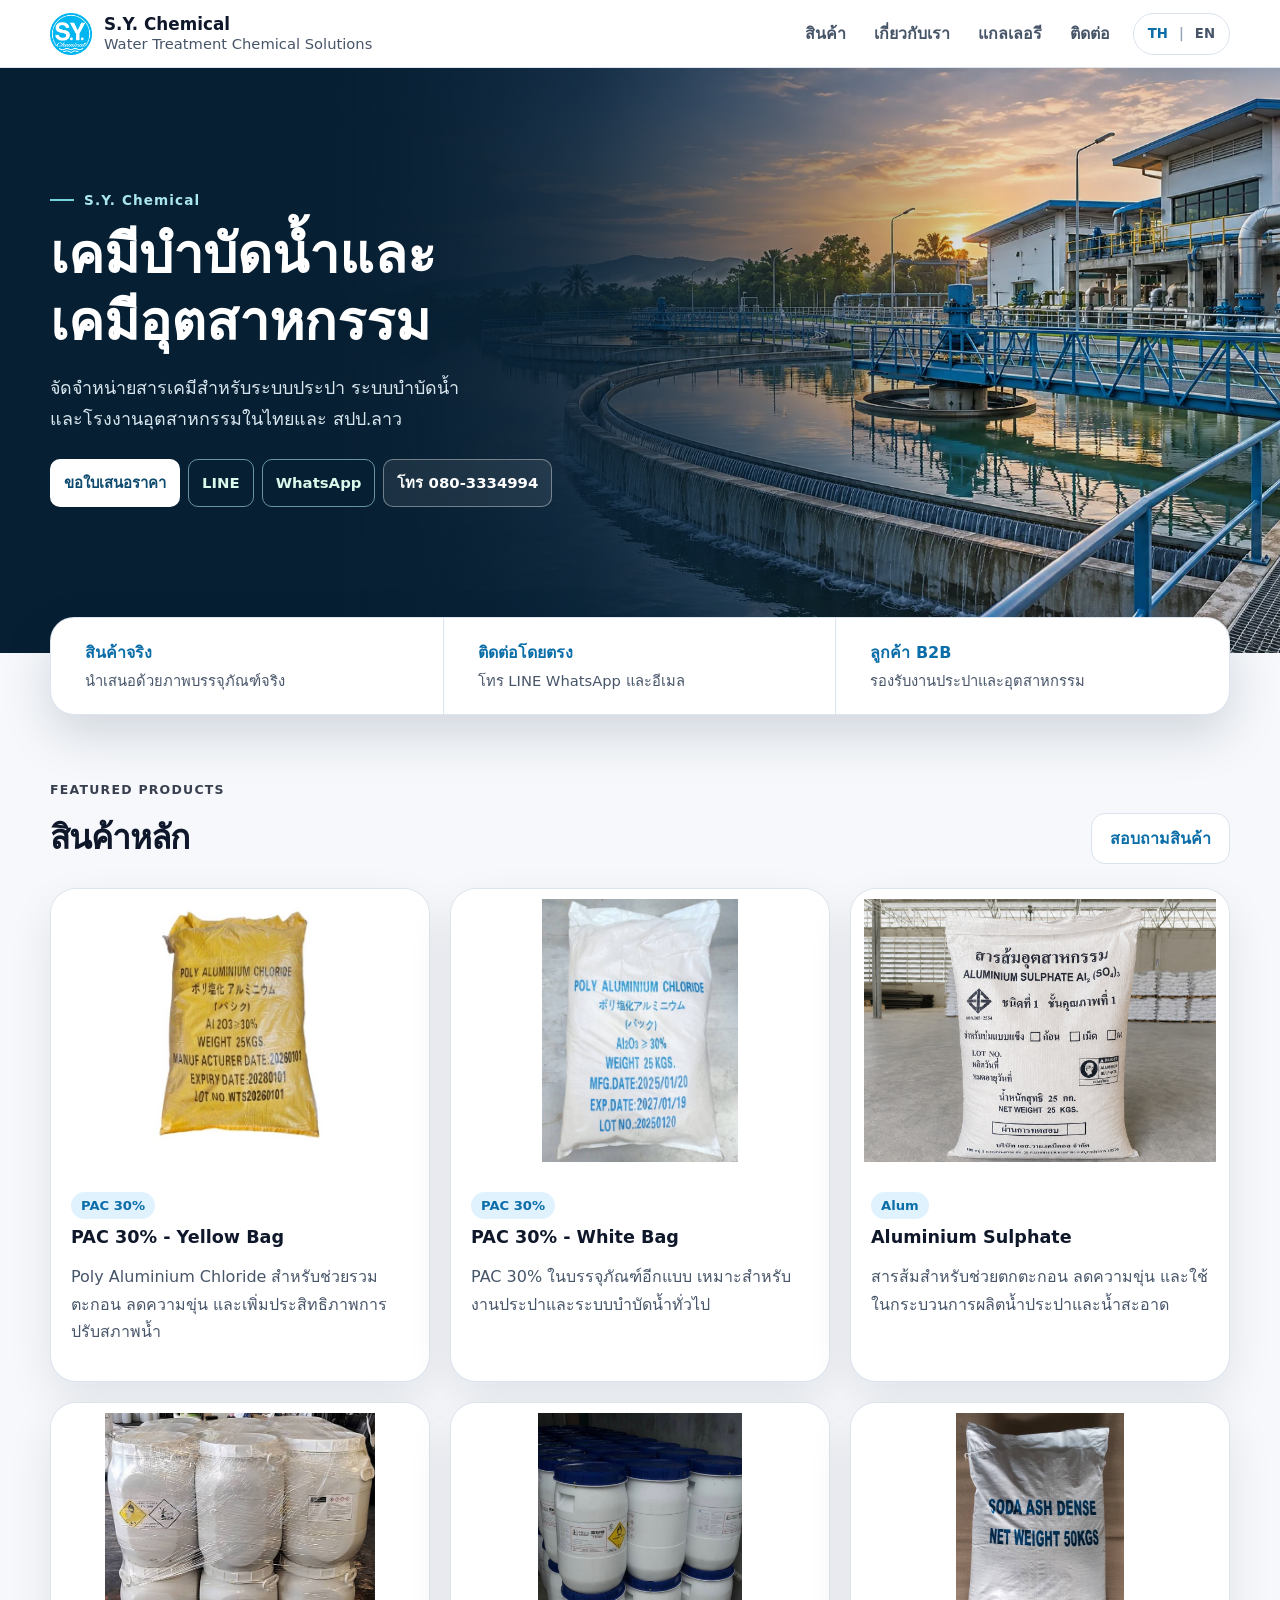
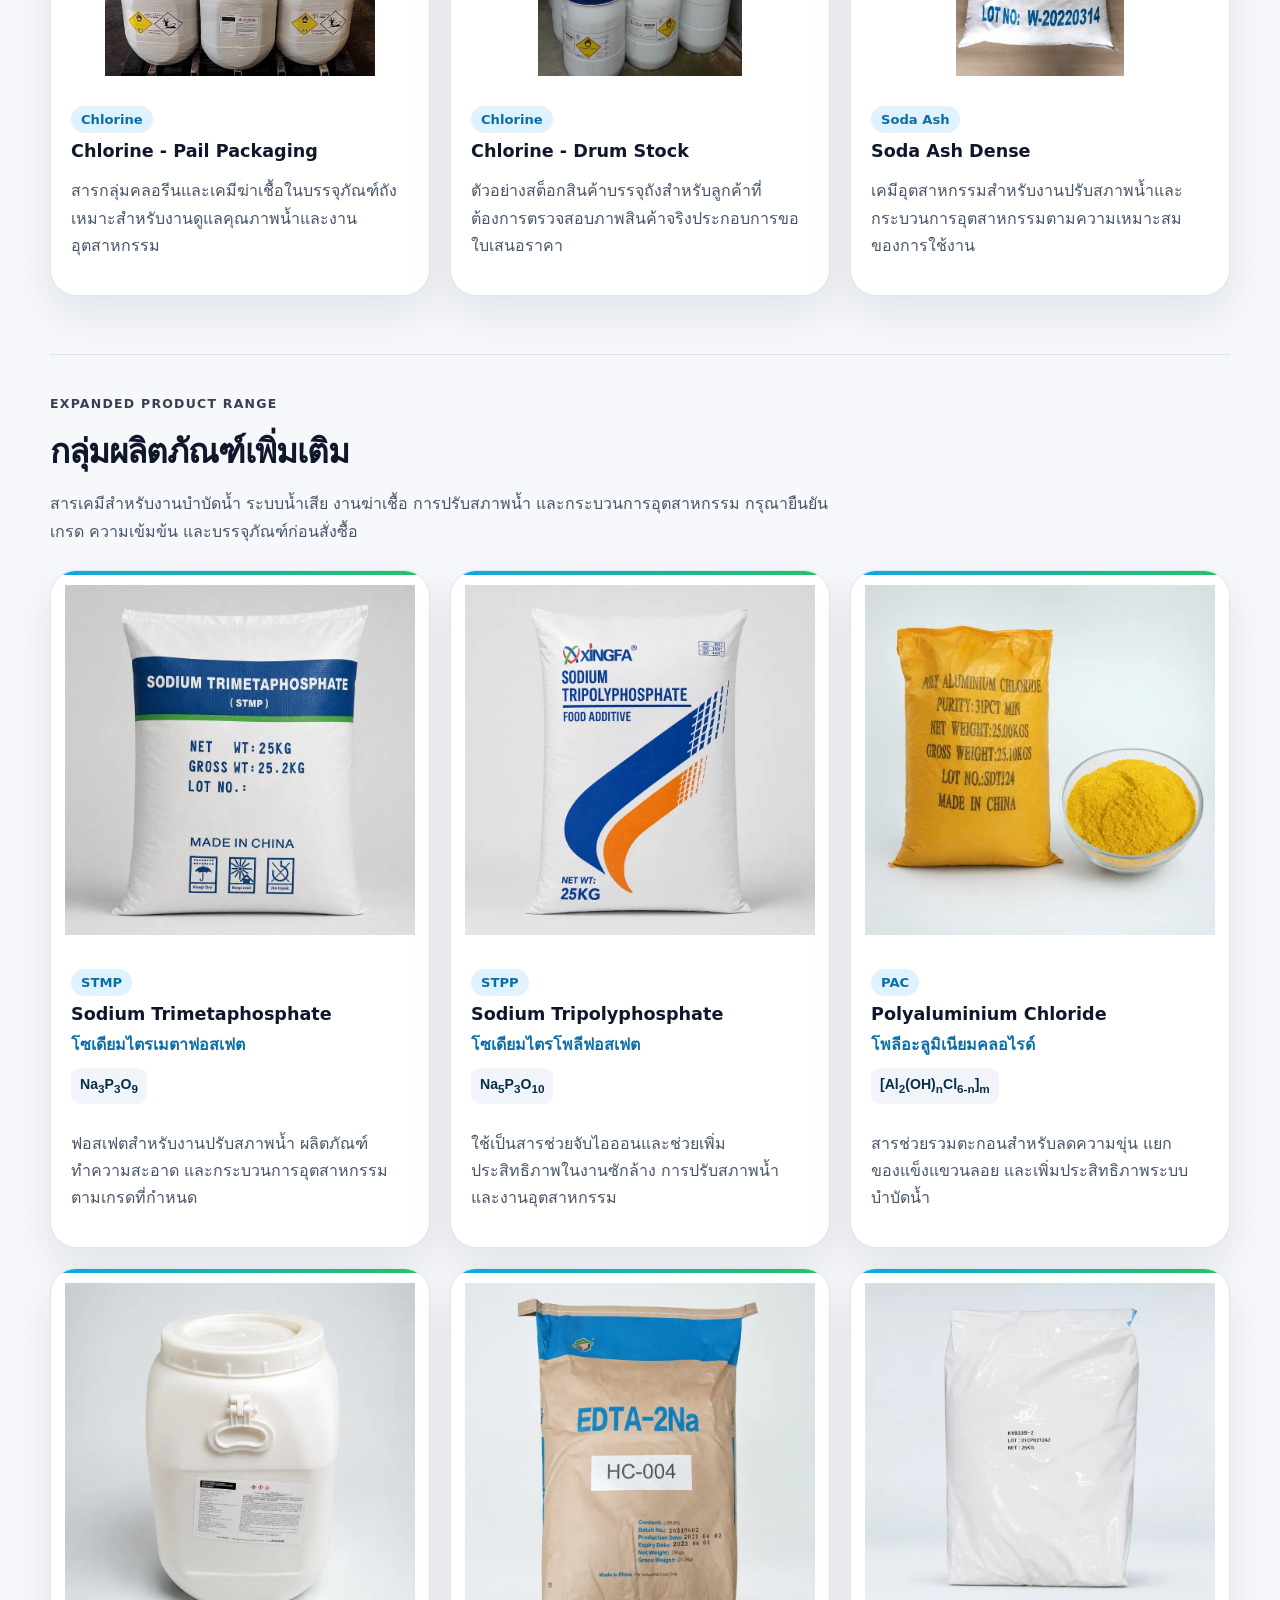
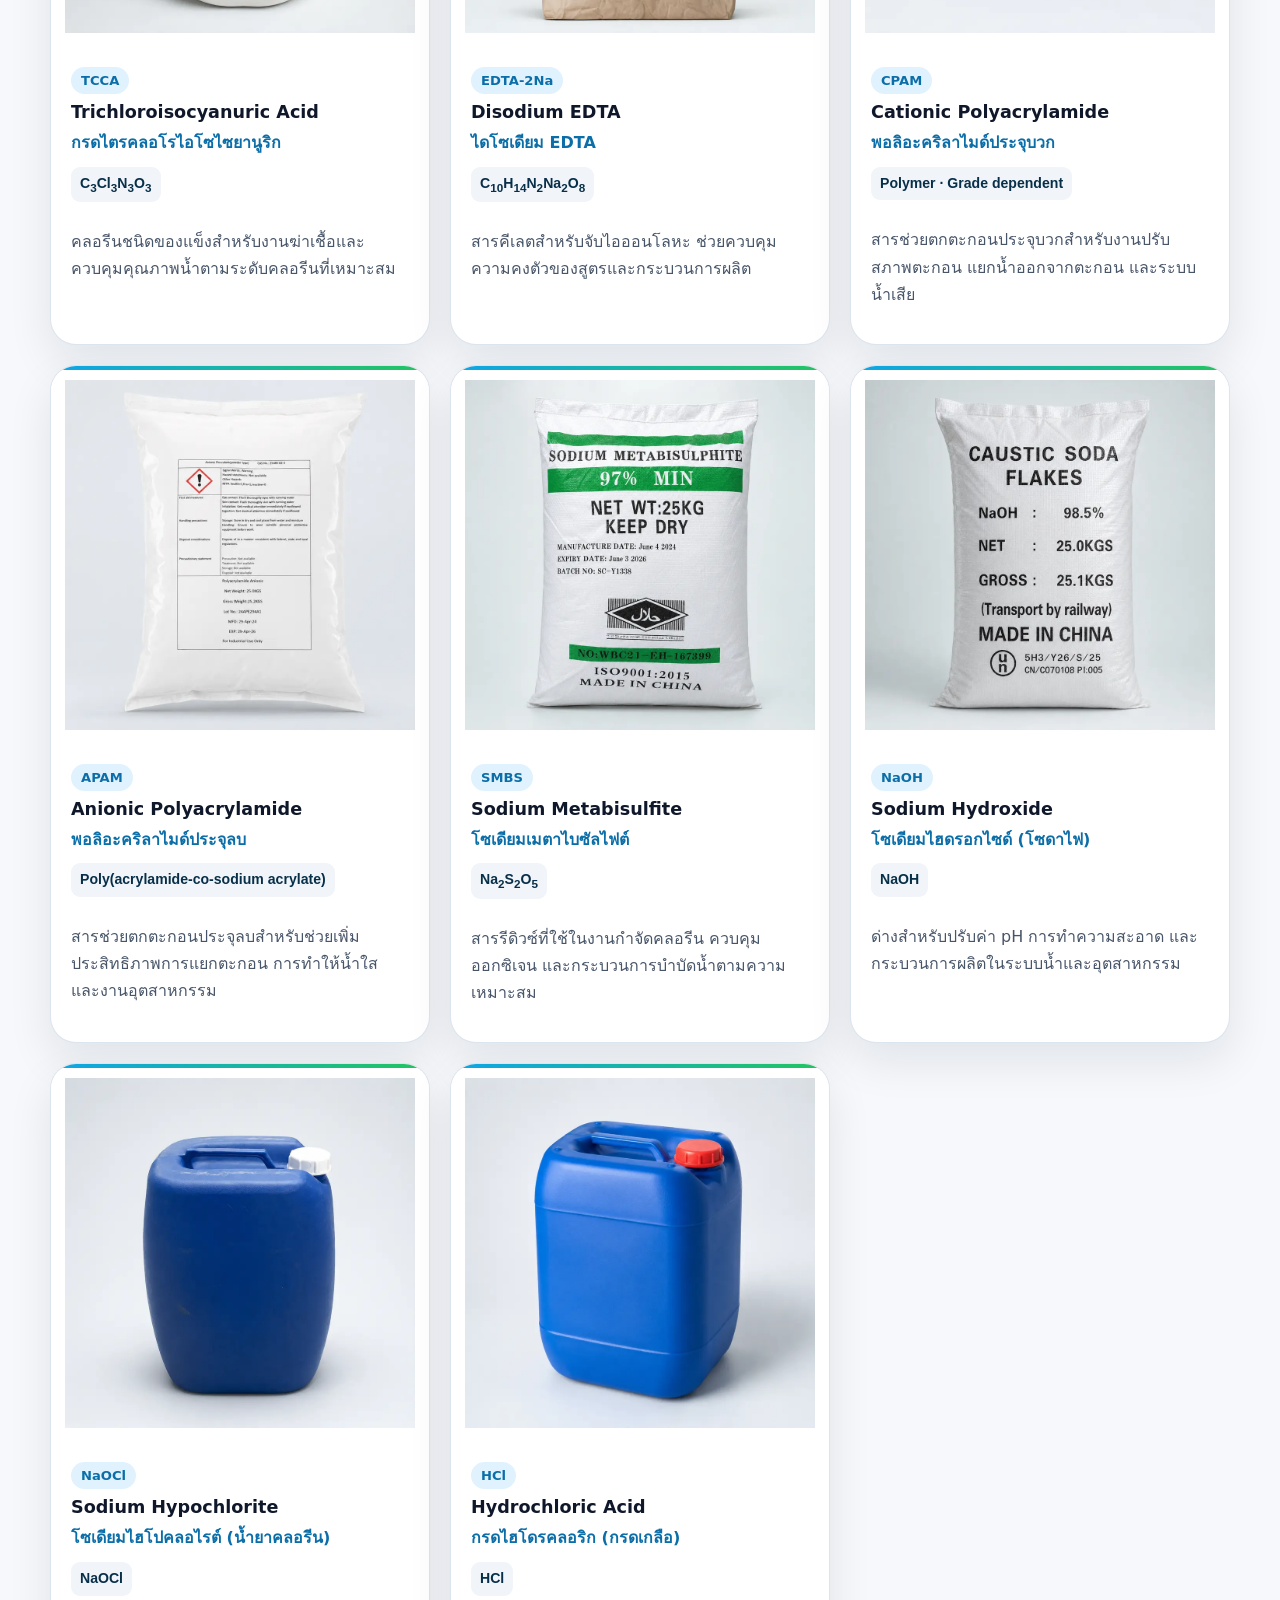
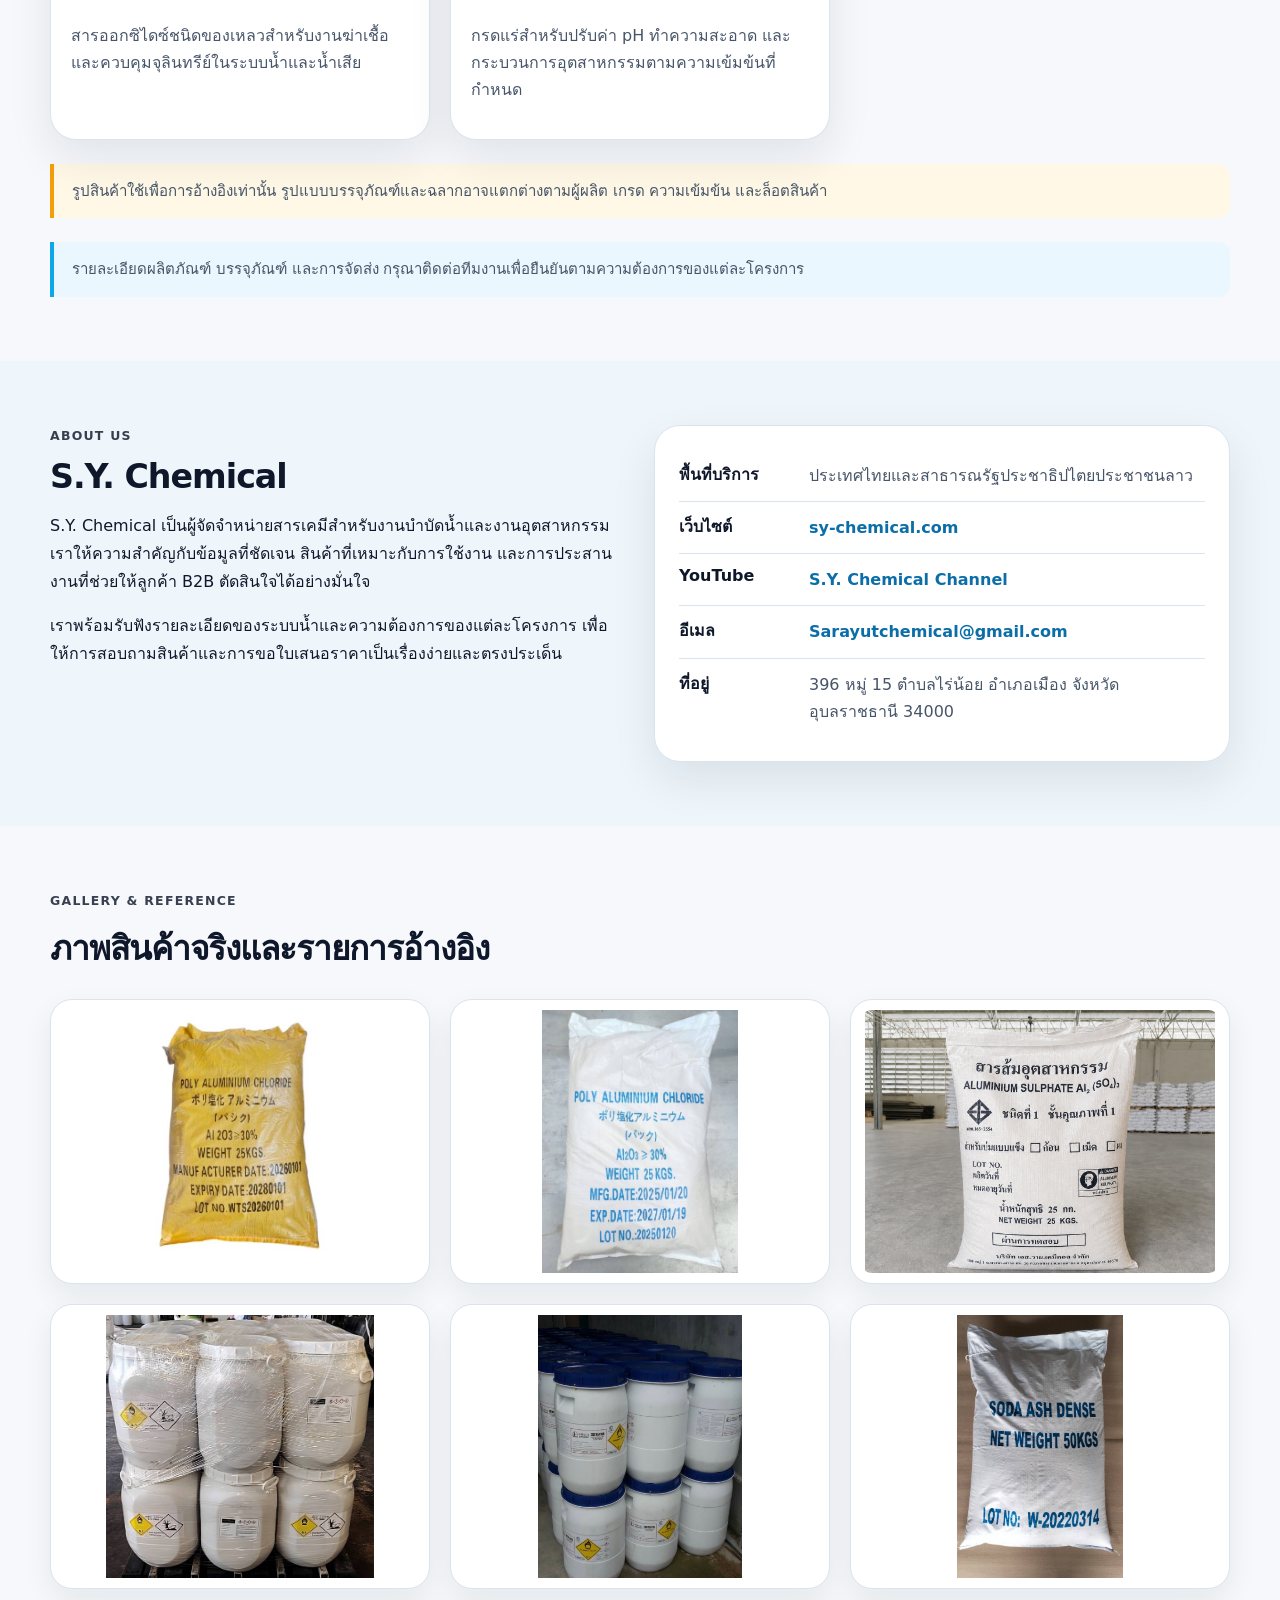
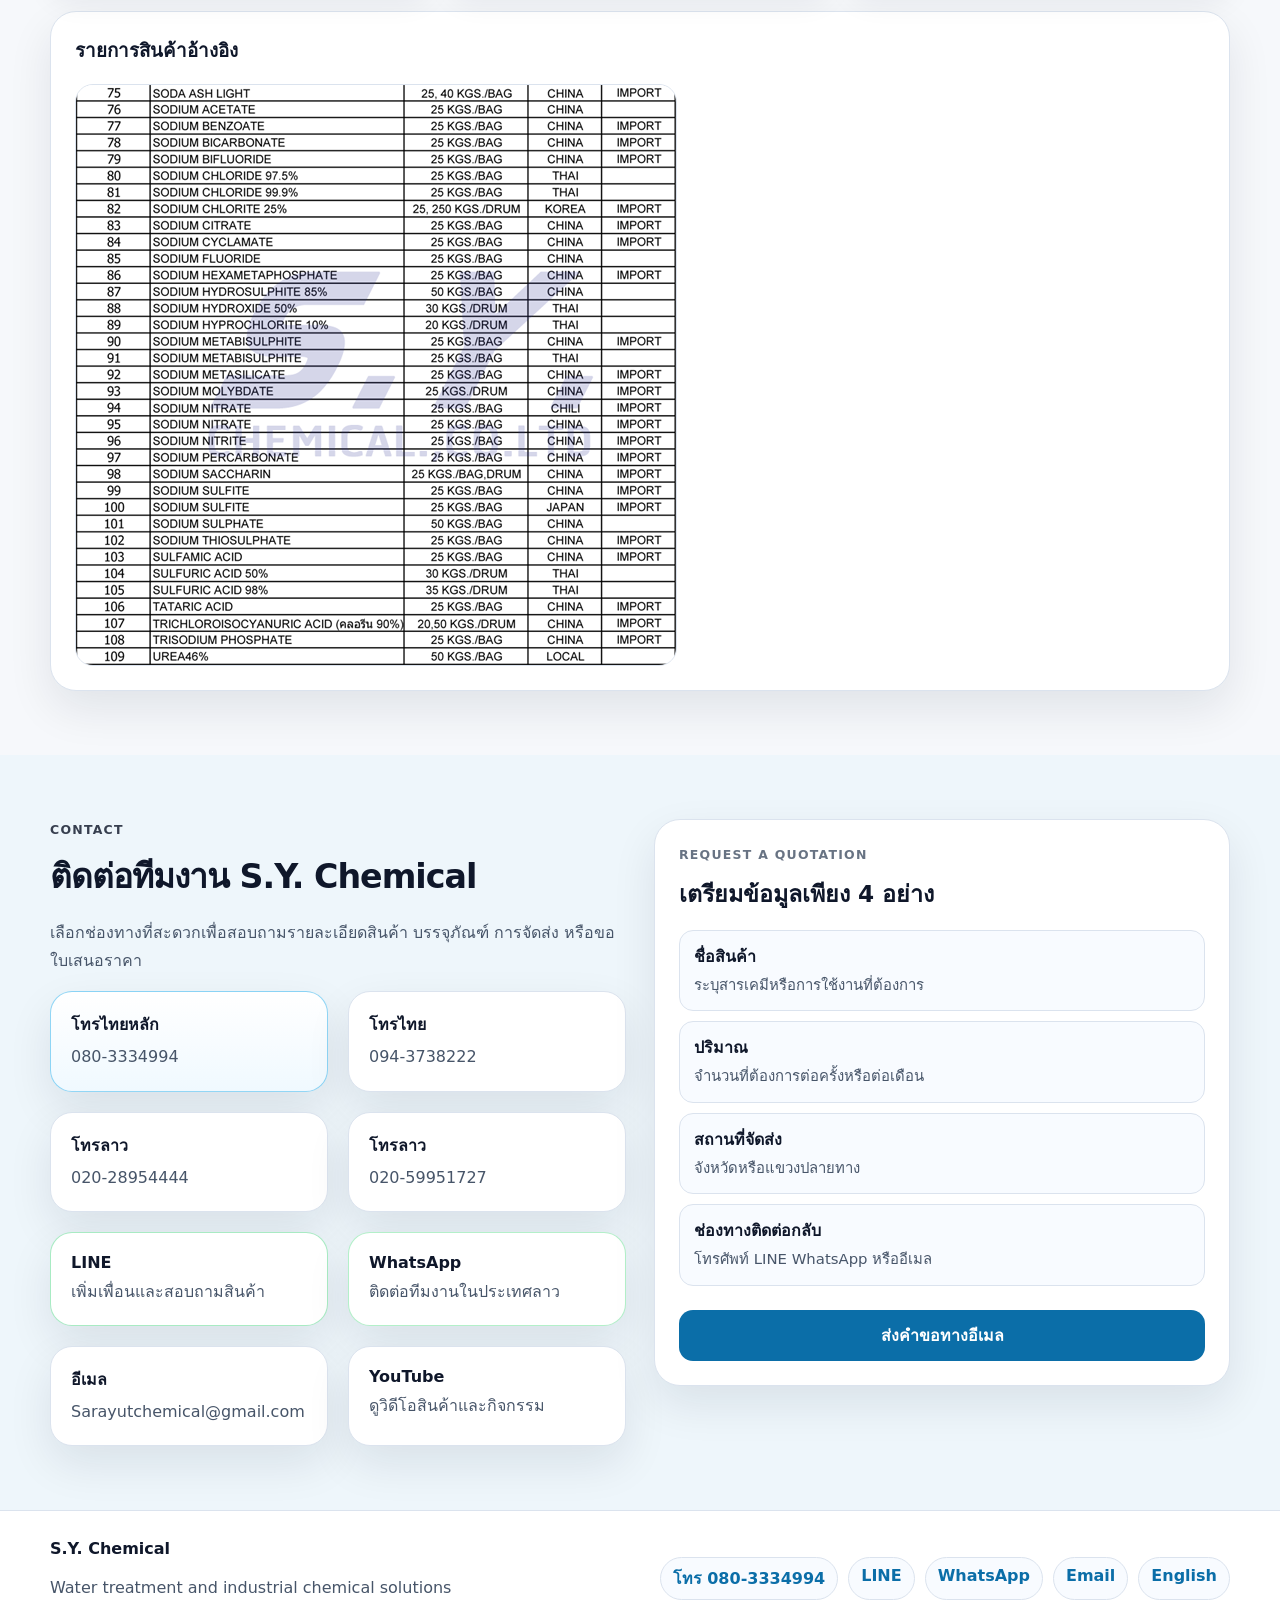
<file: index.html>
<!doctype html>
<html lang="th">
<head>
  <!-- Google Tag Manager -->
  <script>(function(w,d,s,l,i){w[l]=w[l]||[];w[l].push({'gtm.start':
  new Date().getTime(),event:'gtm.js'});var f=d.getElementsByTagName(s)[0],
  j=d.createElement(s),dl=l!='dataLayer'?'&l='+l:'';j.async=true;j.src=
  'https://www.googletagmanager.com/gtm.js?id='+i+dl;f.parentNode.insertBefore(j,f);
  })(window,document,'script','dataLayer','GTM-5QSMJF7D');</script>
  <!-- End Google Tag Manager -->
  <meta charset="utf-8" />
  <meta name="viewport" content="width=device-width, initial-scale=1" />
  <title>S.Y. Chemical | เคมีบำบัดน้ำและเคมีอุตสาหกรรม</title>
  <meta name="description" content="S.Y. Chemical ผู้จัดจำหน่ายเคมีบำบัดน้ำและเคมีอุตสาหกรรมสำหรับลูกค้า B2B ในประเทศไทยและลาว ติดต่อขอข้อมูลสินค้าและใบเสนอราคาได้โดยตรง" />
  <link rel="canonical" href="https://sy-chemical.vercel.app/" />
  <link rel="alternate" hreflang="th" href="https://sy-chemical.vercel.app/" />
  <link rel="alternate" hreflang="en" href="https://sy-chemical.vercel.app/en/" />
  <link rel="alternate" hreflang="x-default" href="https://sy-chemical.vercel.app/" />
  <meta property="og:title" content="S.Y. Chemical | เคมีบำบัดน้ำและเคมีอุตสาหกรรม" />
  <meta property="og:description" content="โซลูชันเคมีสำหรับระบบประปา ระบบบำบัดน้ำ และงานอุตสาหกรรม พร้อมช่องทางติดต่อโดยตรง" />
  <meta property="og:type" content="website" />
  <meta property="og:url" content="https://sy-chemical.vercel.app/" />
  <meta property="og:image" content="https://sy-chemical.vercel.app/images/logo.png" />
  <link rel="preload" as="image" href="images/hero-water-treatment.webp" type="image/webp" />
  <link rel="stylesheet" href="styles.css" />
</head>
<body>
  <!-- Google Tag Manager (noscript) -->
  <noscript><iframe src="https://www.googletagmanager.com/ns.html?id=GTM-5QSMJF7D"
  height="0" width="0" style="display:none;visibility:hidden"></iframe></noscript>
  <!-- End Google Tag Manager (noscript) -->
  <header class="topbar">
    <div class="wrap topbar-inner">
      <a class="brand" href="#home" aria-label="S.Y. Chemical หน้าหลัก">
        <img src="images/logo.png" alt="โลโก้ S.Y. Chemical" />
        <div>
          <strong>S.Y. Chemical</strong>
          <span>Water Treatment Chemical Solutions</span>
        </div>
      </a>
      <div class="header-actions">
        <nav class="nav" aria-label="เมนูหลัก">
          <a href="#products">สินค้า</a>
          <a href="#about">เกี่ยวกับเรา</a>
          <a href="#gallery">แกลเลอรี</a>
          <a href="#contact">ติดต่อ</a>
        </nav>
        <div class="language-switcher" aria-label="เลือกภาษา">
          <a class="active" href="/" lang="th" aria-current="page">TH</a>
          <span aria-hidden="true">|</span>
          <a href="/en/" lang="en">EN</a>
        </div>
      </div>
    </div>
  </header>

  <main id="home">
    <section class="hero">
      <div class="wrap hero-grid">
        <div class="hero-copy">
          <p class="hero-kicker"><span aria-hidden="true"></span> S.Y. Chemical</p>
          <h1>เคมีบำบัดน้ำและ<br />เคมีอุตสาหกรรม</h1>
          <p class="lead">จัดจำหน่ายสารเคมีสำหรับระบบประปา ระบบบำบัดน้ำ และโรงงานอุตสาหกรรมในไทยและ สปป.ลาว</p>
          <div class="hero-actions" aria-label="ช่องทางติดต่อด่วน">
            <a class="btn primary" href="#contact">ขอใบเสนอราคา</a>
            <a class="btn line" href="https://line.me/ti/p/CYmRqcKsBF" target="_blank" rel="noopener noreferrer">LINE</a>
            <a class="btn whatsapp" href="https://wa.me/8562059951727?text=%E0%B8%AA%E0%B8%A7%E0%B8%B1%E0%B8%AA%E0%B8%94%E0%B8%B5%E0%B8%84%E0%B8%A3%E0%B8%B1%E0%B8%9A%20%E0%B8%AA%E0%B8%99%E0%B9%83%E0%B8%88%E0%B8%AA%E0%B8%AD%E0%B8%9A%E0%B8%96%E0%B8%B2%E0%B8%A1%E0%B8%AA%E0%B8%B4%E0%B8%99%E0%B8%84%E0%B9%89%E0%B8%B2%20S.Y.%20Chemical%20%E0%B8%82%E0%B8%AD%E0%B8%A3%E0%B8%B2%E0%B8%A2%E0%B8%A5%E0%B8%B0%E0%B9%80%E0%B8%AD%E0%B8%B5%E0%B8%A2%E0%B8%94%E0%B9%80%E0%B8%9E%E0%B8%B4%E0%B9%88%E0%B8%A1%E0%B9%80%E0%B8%95%E0%B8%B4%E0%B8%A1%E0%B8%84%E0%B8%A3%E0%B8%B1%E0%B8%9A" target="_blank" rel="noopener noreferrer">WhatsApp</a>
            <a class="btn ghost" href="tel:0803334994">โทร 080-3334994</a>
          </div>
        </div>
      </div>
    </section>

    <section class="trust-strip" aria-label="จุดเด่นของ S.Y. Chemical">
      <div class="wrap trust-grid">
        <div class="trust-item"><strong>สินค้าจริง</strong><span>นำเสนอด้วยภาพบรรจุภัณฑ์จริง</span></div>
        <div class="trust-item"><strong>ติดต่อโดยตรง</strong><span>โทร LINE WhatsApp และอีเมล</span></div>
        <div class="trust-item"><strong>ลูกค้า B2B</strong><span>รองรับงานประปาและอุตสาหกรรม</span></div>
      </div>
    </section>

    <section class="section" id="products">
      <div class="wrap">
        <div class="section-head">
          <div>
            <p class="eyebrow">Featured Products</p>
            <h2>สินค้าหลัก</h2>
          </div>
          <a class="btn small" href="#contact">สอบถามสินค้า</a>
        </div>

        <div class="product-grid">
          <article class="card">
            <img src="images/pac-yellow.jpg" alt="ถุง PAC 30% สีเหลือง" />
            <div class="card-body"><span class="tag">PAC 30%</span><h3>PAC 30% - Yellow Bag</h3><p>Poly Aluminium Chloride สำหรับช่วยรวมตะกอน ลดความขุ่น และเพิ่มประสิทธิภาพการปรับสภาพน้ำ</p></div>
          </article>
          <article class="card">
            <img src="images/pac-white.jpg" alt="ถุง PAC 30% สีขาว" />
            <div class="card-body"><span class="tag">PAC 30%</span><h3>PAC 30% - White Bag</h3><p>PAC 30% ในบรรจุภัณฑ์อีกแบบ เหมาะสำหรับงานประปาและระบบบำบัดน้ำทั่วไป</p></div>
          </article>
          <article class="card">
            <img src="images/alum-bag.jpg" alt="ถุง Aluminium Sulphate หรือสารส้ม" />
            <div class="card-body"><span class="tag">Alum</span><h3>Aluminium Sulphate</h3><p>สารส้มสำหรับช่วยตกตะกอน ลดความขุ่น และใช้ในกระบวนการผลิตน้ำประปาและน้ำสะอาด</p></div>
          </article>
          <article class="card">
            <img src="images/chlorine-pail.jpg" alt="ผลิตภัณฑ์คลอรีนบรรจุถัง" />
            <div class="card-body"><span class="tag">Chlorine</span><h3>Chlorine - Pail Packaging</h3><p>สารกลุ่มคลอรีนและเคมีฆ่าเชื้อในบรรจุภัณฑ์ถัง เหมาะสำหรับงานดูแลคุณภาพน้ำและงานอุตสาหกรรม</p></div>
          </article>
          <article class="card">
            <img src="images/chlorine-drum.jpg" alt="สต็อกผลิตภัณฑ์คลอรีนบรรจุถัง" />
            <div class="card-body"><span class="tag">Chlorine</span><h3>Chlorine - Drum Stock</h3><p>ตัวอย่างสต็อกสินค้าบรรจุถังสำหรับลูกค้าที่ต้องการตรวจสอบภาพสินค้าจริงประกอบการขอใบเสนอราคา</p></div>
          </article>
          <article class="card">
            <img src="images/soda-ash.jpg" alt="ผลิตภัณฑ์ Soda Ash Dense" />
            <div class="card-body"><span class="tag">Soda Ash</span><h3>Soda Ash Dense</h3><p>เคมีอุตสาหกรรมสำหรับงานปรับสภาพน้ำและกระบวนการอุตสาหกรรมตามความเหมาะสมของการใช้งาน</p></div>
          </article>
        </div>

        <div class="catalog-heading">
          <p class="eyebrow">Expanded Product Range</p>
          <h2>กลุ่มผลิตภัณฑ์เพิ่มเติม</h2>
          <p>สารเคมีสำหรับงานบำบัดน้ำ ระบบน้ำเสีย งานฆ่าเชื้อ การปรับสภาพน้ำ และกระบวนการอุตสาหกรรม กรุณายืนยันเกรด ความเข้มข้น และบรรจุภัณฑ์ก่อนสั่งซื้อ</p>
        </div>

        <div class="product-grid expanded-products">
          <article class="card new-product">
            <img src="images/sodium-trimetaphosphate.webp" alt="โซเดียมไตรเมตาฟอสเฟต Sodium Trimetaphosphate" />
            <div class="card-body"><span class="tag">STMP</span><h3>Sodium Trimetaphosphate</h3><p class="thai-name">โซเดียมไตรเมตาฟอสเฟต</p><p class="formula">Na<sub>3</sub>P<sub>3</sub>O<sub>9</sub></p><p>ฟอสเฟตสำหรับงานปรับสภาพน้ำ ผลิตภัณฑ์ทำความสะอาด และกระบวนการอุตสาหกรรมตามเกรดที่กำหนด</p></div>
          </article>
          <article class="card new-product">
            <img src="images/sodium-tripolyphosphate.webp" alt="โซเดียมไตรโพลีฟอสเฟต Sodium Tripolyphosphate" />
            <div class="card-body"><span class="tag">STPP</span><h3>Sodium Tripolyphosphate</h3><p class="thai-name">โซเดียมไตรโพลีฟอสเฟต</p><p class="formula">Na<sub>5</sub>P<sub>3</sub>O<sub>10</sub></p><p>ใช้เป็นสารช่วยจับไอออนและช่วยเพิ่มประสิทธิภาพในงานซักล้าง การปรับสภาพน้ำ และงานอุตสาหกรรม</p></div>
          </article>
          <article class="card new-product">
            <img src="images/polyaluminium-chloride.webp" alt="โพลีอะลูมิเนียมคลอไรด์ Polyaluminium Chloride" />
            <div class="card-body"><span class="tag">PAC</span><h3>Polyaluminium Chloride</h3><p class="thai-name">โพลีอะลูมิเนียมคลอไรด์</p><p class="formula">[Al<sub>2</sub>(OH)<sub>n</sub>Cl<sub>6-n</sub>]<sub>m</sub></p><p>สารช่วยรวมตะกอนสำหรับลดความขุ่น แยกของแข็งแขวนลอย และเพิ่มประสิทธิภาพระบบบำบัดน้ำ</p></div>
          </article>
          <article class="card new-product">
            <img src="images/tcca.webp" alt="กรดไตรคลอโรไอโซไซยานูริก TCCA" />
            <div class="card-body"><span class="tag">TCCA</span><h3>Trichloroisocyanuric Acid</h3><p class="thai-name">กรดไตรคลอโรไอโซไซยานูริก</p><p class="formula">C<sub>3</sub>Cl<sub>3</sub>N<sub>3</sub>O<sub>3</sub></p><p>คลอรีนชนิดของแข็งสำหรับงานฆ่าเชื้อและควบคุมคุณภาพน้ำตามระดับคลอรีนที่เหมาะสม</p></div>
          </article>
          <article class="card new-product">
            <img src="images/disodium-edta.webp" alt="ไดโซเดียม EDTA" />
            <div class="card-body"><span class="tag">EDTA-2Na</span><h3>Disodium EDTA</h3><p class="thai-name">ไดโซเดียม EDTA</p><p class="formula">C<sub>10</sub>H<sub>14</sub>N<sub>2</sub>Na<sub>2</sub>O<sub>8</sub></p><p>สารคีเลตสำหรับจับไอออนโลหะ ช่วยควบคุมความคงตัวของสูตรและกระบวนการผลิต</p></div>
          </article>
          <article class="card new-product">
            <img src="images/cpam.webp" alt="พอลิอะคริลาไมด์ประจุบวก CPAM" />
            <div class="card-body"><span class="tag">CPAM</span><h3>Cationic Polyacrylamide</h3><p class="thai-name">พอลิอะคริลาไมด์ประจุบวก</p><p class="formula">Polymer · Grade dependent</p><p>สารช่วยตกตะกอนประจุบวกสำหรับงานปรับสภาพตะกอน แยกน้ำออกจากตะกอน และระบบน้ำเสีย</p></div>
          </article>
          <article class="card new-product">
            <img src="images/apam.webp" alt="พอลิอะคริลาไมด์ประจุลบ APAM" />
            <div class="card-body"><span class="tag">APAM</span><h3>Anionic Polyacrylamide</h3><p class="thai-name">พอลิอะคริลาไมด์ประจุลบ</p><p class="formula">Poly(acrylamide-co-sodium acrylate)</p><p>สารช่วยตกตะกอนประจุลบสำหรับช่วยเพิ่มประสิทธิภาพการแยกตะกอน การทำให้น้ำใส และงานอุตสาหกรรม</p></div>
          </article>
          <article class="card new-product">
            <img src="images/sodium-metabisulfite.webp" alt="โซเดียมเมตาไบซัลไฟต์ Sodium Metabisulfite" />
            <div class="card-body"><span class="tag">SMBS</span><h3>Sodium Metabisulfite</h3><p class="thai-name">โซเดียมเมตาไบซัลไฟต์</p><p class="formula">Na<sub>2</sub>S<sub>2</sub>O<sub>5</sub></p><p>สารรีดิวซ์ที่ใช้ในงานกำจัดคลอรีน ควบคุมออกซิเจน และกระบวนการบำบัดน้ำตามความเหมาะสม</p></div>
          </article>
          <article class="card new-product">
            <img src="images/sodium-hydroxide.webp" alt="โซเดียมไฮดรอกไซด์ หรือโซดาไฟ" />
            <div class="card-body"><span class="tag">NaOH</span><h3>Sodium Hydroxide</h3><p class="thai-name">โซเดียมไฮดรอกไซด์ (โซดาไฟ)</p><p class="formula">NaOH</p><p>ด่างสำหรับปรับค่า pH การทำความสะอาด และกระบวนการผลิตในระบบน้ำและอุตสาหกรรม</p></div>
          </article>
          <article class="card new-product">
            <img src="images/sodium-hypochlorite.webp" alt="โซเดียมไฮโปคลอไรต์ หรือน้ำยาคลอรีน" />
            <div class="card-body"><span class="tag">NaOCl</span><h3>Sodium Hypochlorite</h3><p class="thai-name">โซเดียมไฮโปคลอไรต์ (น้ำยาคลอรีน)</p><p class="formula">NaOCl</p><p>สารออกซิไดซ์ชนิดของเหลวสำหรับงานฆ่าเชื้อและควบคุมจุลินทรีย์ในระบบน้ำและน้ำเสีย</p></div>
          </article>
          <article class="card new-product">
            <img src="images/hydrochloric-acid.webp" alt="กรดไฮโดรคลอริก หรือกรดเกลือ" />
            <div class="card-body"><span class="tag">HCl</span><h3>Hydrochloric Acid</h3><p class="thai-name">กรดไฮโดรคลอริก (กรดเกลือ)</p><p class="formula">HCl</p><p>กรดแร่สำหรับปรับค่า pH ทำความสะอาด และกระบวนการอุตสาหกรรมตามความเข้มข้นที่กำหนด</p></div>
          </article>
        </div>
        <p class="product-note reference-note">รูปสินค้าใช้เพื่อการอ้างอิงเท่านั้น รูปแบบบรรจุภัณฑ์และฉลากอาจแตกต่างตามผู้ผลิต เกรด ความเข้มข้น และล็อตสินค้า</p>
        <p class="product-note">รายละเอียดผลิตภัณฑ์ บรรจุภัณฑ์ และการจัดส่ง กรุณาติดต่อทีมงานเพื่อยืนยันตามความต้องการของแต่ละโครงการ</p>
      </div>
    </section>

    <section class="section alt" id="about">
      <div class="wrap two-col">
        <div>
          <p class="eyebrow">About Us</p>
          <h2>S.Y. Chemical</h2>
          <p>S.Y. Chemical เป็นผู้จัดจำหน่ายสารเคมีสำหรับงานบำบัดน้ำและงานอุตสาหกรรม เราให้ความสำคัญกับข้อมูลที่ชัดเจน สินค้าที่เหมาะกับการใช้งาน และการประสานงานที่ช่วยให้ลูกค้า B2B ตัดสินใจได้อย่างมั่นใจ</p>
          <p>เราพร้อมรับฟังรายละเอียดของระบบน้ำและความต้องการของแต่ละโครงการ เพื่อให้การสอบถามสินค้าและการขอใบเสนอราคาเป็นเรื่องง่ายและตรงประเด็น</p>
        </div>
        <div class="info-list">
          <div><strong>พื้นที่บริการ</strong><span>ประเทศไทยและสาธารณรัฐประชาธิปไตยประชาชนลาว</span></div>
          <div><strong>เว็บไซต์</strong><span><a href="https://sy-chemical.com/?name=contact" target="_blank" rel="noopener noreferrer">sy-chemical.com</a></span></div>
          <div><strong>YouTube</strong><span><a href="https://www.youtube.com/@s.y.chemical3728/videos" target="_blank" rel="noopener noreferrer">S.Y. Chemical Channel</a></span></div>
          <div><strong>อีเมล</strong><span><a href="mailto:Sarayutchemical@gmail.com">Sarayutchemical@gmail.com</a></span></div>
          <div><strong>ที่อยู่</strong><span>396 หมู่ 15 ตำบลไร่น้อย อำเภอเมือง จังหวัดอุบลราชธานี 34000</span></div>
        </div>
      </div>
    </section>

    <section class="section" id="gallery">
      <div class="wrap">
        <div class="section-head"><div><p class="eyebrow">Gallery & Reference</p><h2>ภาพสินค้าจริงและรายการอ้างอิง</h2></div></div>
        <div class="gallery-grid">
          <img src="images/pac-yellow.jpg" alt="PAC 30% ถุงสีเหลือง" />
          <img src="images/pac-white.jpg" alt="PAC 30% ถุงสีขาว" />
          <img src="images/alum-bag.jpg" alt="สารส้ม Aluminium Sulphate" />
          <img src="images/chlorine-pail.jpg" alt="คลอรีนบรรจุถัง" />
          <img src="images/chlorine-drum.jpg" alt="สต็อกคลอรีนบรรจุถัง" />
          <img src="images/soda-ash.jpg" alt="Soda Ash Dense" />
        </div>
        <div class="inventory-panel"><h3>รายการสินค้าอ้างอิง</h3><img src="images/inventory-list.png" alt="รายการสินค้าเคมีของ S.Y. Chemical" /></div>
      </div>
    </section>

    <section class="section alt" id="contact">
      <div class="wrap two-col">
        <div>
          <p class="eyebrow">Contact</p>
          <h2>ติดต่อทีมงาน S.Y. Chemical</h2>
          <p class="section-intro">เลือกช่องทางที่สะดวกเพื่อสอบถามรายละเอียดสินค้า บรรจุภัณฑ์ การจัดส่ง หรือขอใบเสนอราคา</p>
          <div class="cta-grid">
            <a class="contact-card primary-contact" href="tel:0803334994"><strong>โทรไทยหลัก</strong><span>080-3334994</span></a>
            <a class="contact-card" href="tel:0943738222"><strong>โทรไทย</strong><span>094-3738222</span></a>
            <a class="contact-card" href="tel:02028954444"><strong>โทรลาว</strong><span>020-28954444</span></a>
            <a class="contact-card" href="tel:02059951727"><strong>โทรลาว</strong><span>020-59951727</span></a>
            <a class="contact-card contact-line" href="https://line.me/ti/p/CYmRqcKsBF" target="_blank" rel="noopener noreferrer"><strong>LINE</strong><span>เพิ่มเพื่อนและสอบถามสินค้า</span></a>
            <a class="contact-card contact-whatsapp" href="https://wa.me/8562059951727?text=%E0%B8%AA%E0%B8%A7%E0%B8%B1%E0%B8%AA%E0%B8%94%E0%B8%B5%E0%B8%84%E0%B8%A3%E0%B8%B1%E0%B8%9A%20%E0%B8%AA%E0%B8%99%E0%B9%83%E0%B8%88%E0%B8%AA%E0%B8%AD%E0%B8%9A%E0%B8%96%E0%B8%B2%E0%B8%A1%E0%B8%AA%E0%B8%B4%E0%B8%99%E0%B8%84%E0%B9%89%E0%B8%B2%20S.Y.%20Chemical%20%E0%B8%82%E0%B8%AD%E0%B8%A3%E0%B8%B2%E0%B8%A2%E0%B8%A5%E0%B8%B0%E0%B9%80%E0%B8%AD%E0%B8%B5%E0%B8%A2%E0%B8%94%E0%B9%80%E0%B8%9E%E0%B8%B4%E0%B9%88%E0%B8%A1%E0%B9%80%E0%B8%95%E0%B8%B4%E0%B8%A1%E0%B8%84%E0%B8%A3%E0%B8%B1%E0%B8%9A" target="_blank" rel="noopener noreferrer"><strong>WhatsApp</strong><span>ติดต่อทีมงานในประเทศลาว</span></a>
            <a class="contact-card" href="mailto:Sarayutchemical@gmail.com?subject=ขอข้อมูลสินค้าและใบเสนอราคา%20S.Y.%20Chemical"><strong>อีเมล</strong><span>Sarayutchemical@gmail.com</span></a>
            <a class="contact-card" href="https://www.youtube.com/@s.y.chemical3728/videos" target="_blank" rel="noopener noreferrer"><strong>YouTube</strong><span>ดูวิดีโอสินค้าและกิจกรรม</span></a>
          </div>
        </div>
        <aside class="quote-box" aria-label="ข้อมูลสำหรับขอใบเสนอราคา">
          <p class="eyebrow">Request a Quotation</p>
          <h3>เตรียมข้อมูลเพียง 4 อย่าง</h3>
          <ul class="quote-checklist">
            <li><strong>ชื่อสินค้า</strong><span>ระบุสารเคมีหรือการใช้งานที่ต้องการ</span></li>
            <li><strong>ปริมาณ</strong><span>จำนวนที่ต้องการต่อครั้งหรือต่อเดือน</span></li>
            <li><strong>สถานที่จัดส่ง</strong><span>จังหวัดหรือแขวงปลายทาง</span></li>
            <li><strong>ช่องทางติดต่อกลับ</strong><span>โทรศัพท์ LINE WhatsApp หรืออีเมล</span></li>
          </ul>
          <a class="btn quote-cta" href="mailto:Sarayutchemical@gmail.com?subject=ขอใบเสนอราคา%20S.Y.%20Chemical">ส่งคำขอทางอีเมล</a>
        </aside>
      </div>
    </section>
  </main>

  <footer class="footer">
    <div class="wrap footer-inner">
      <div><strong>S.Y. Chemical</strong><p>Water treatment and industrial chemical solutions</p></div>
      <div class="footer-links" aria-label="ช่องทางติดต่อ S.Y. Chemical">
        <a href="tel:0803334994">โทร 080-3334994</a>
        <a href="https://line.me/ti/p/CYmRqcKsBF" target="_blank" rel="noopener noreferrer">LINE</a>
        <a href="https://wa.me/8562059951727" target="_blank" rel="noopener noreferrer">WhatsApp</a>
        <a href="mailto:Sarayutchemical@gmail.com">Email</a>
        <a href="/en/" lang="en">English</a>
      </div>
    </div>
  </footer>

  <div class="mobile-contact-bar" aria-label="ติดต่อด่วนบนมือถือ">
    <a href="tel:0803334994" aria-label="โทร S.Y. Chemical เบอร์ไทยหลัก 080-3334994">โทร</a>
    <a class="line" href="https://line.me/ti/p/CYmRqcKsBF" target="_blank" rel="noopener noreferrer" aria-label="ติดต่อ S.Y. Chemical ทาง LINE">LINE</a>
    <a class="whatsapp" href="https://wa.me/8562059951727" target="_blank" rel="noopener noreferrer" aria-label="ติดต่อ S.Y. Chemical ทาง WhatsApp">WhatsApp</a>
  </div>
</body>
</html>
</file>
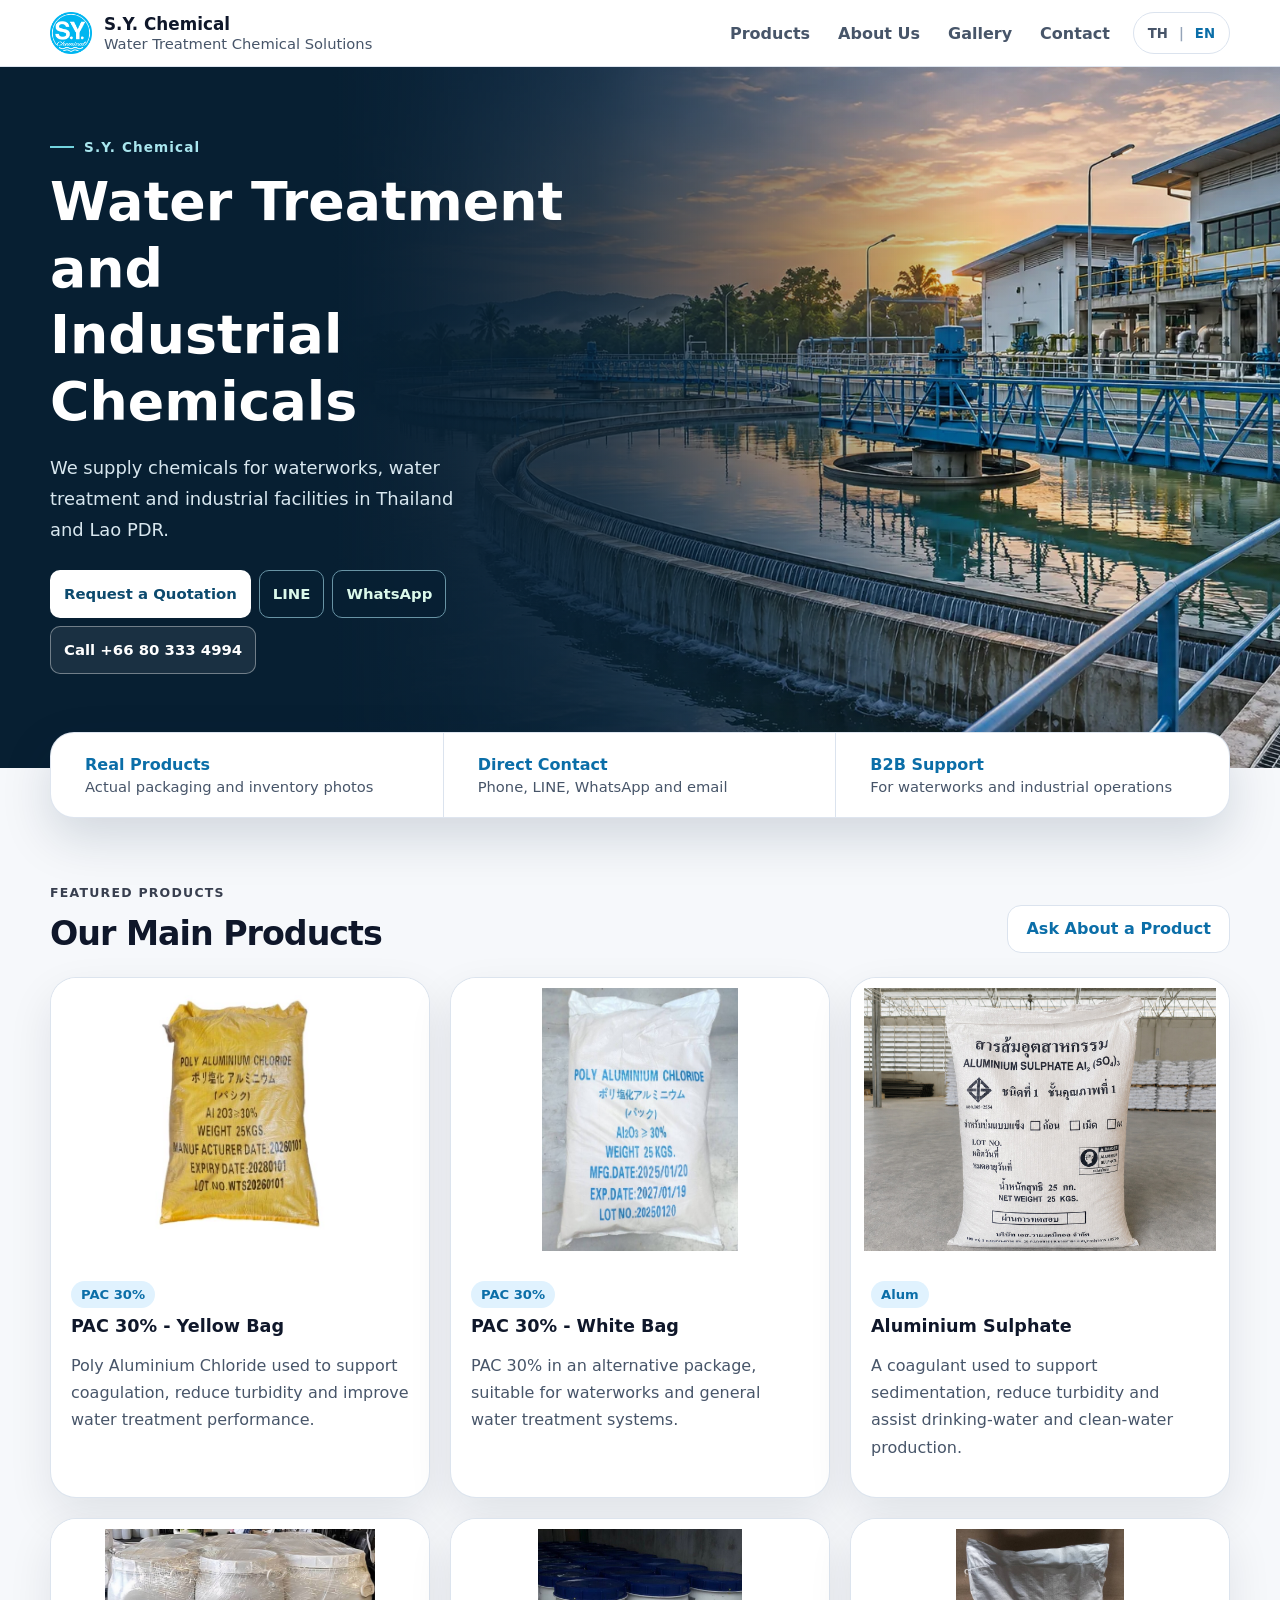
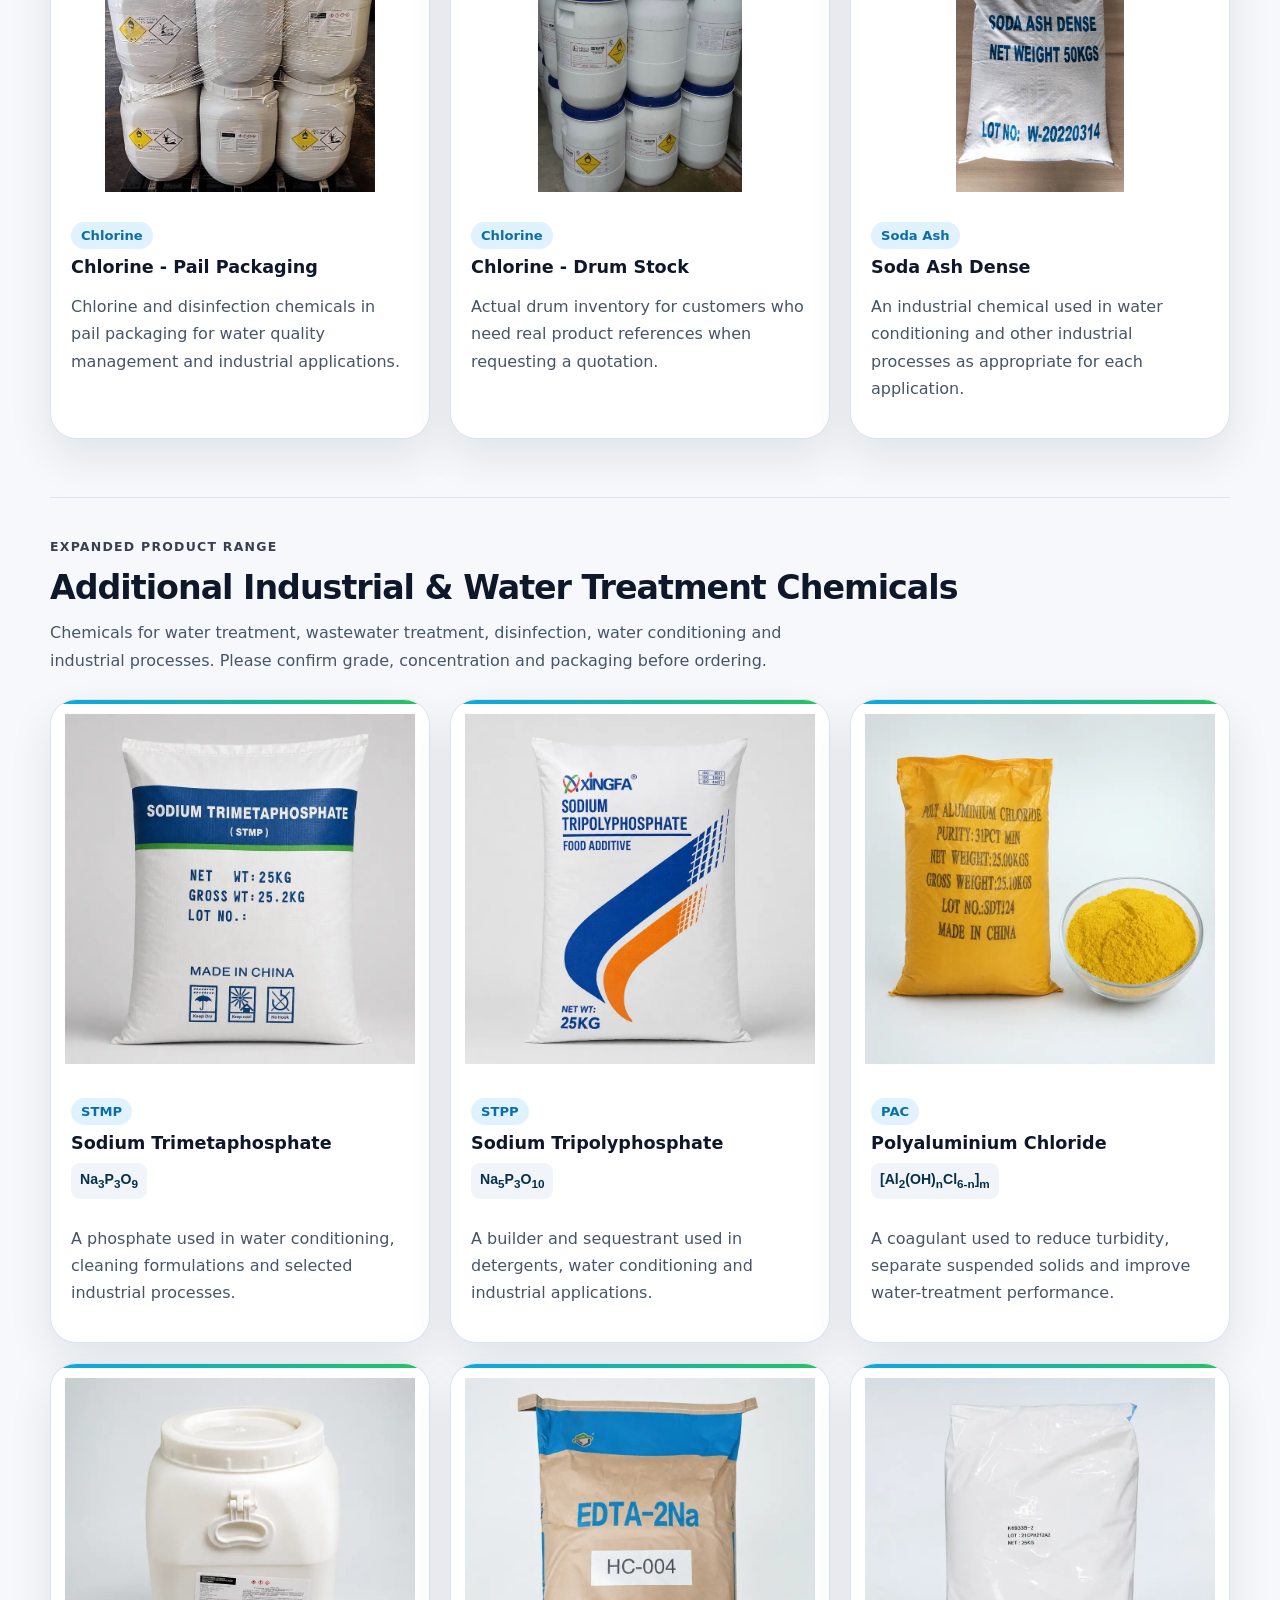
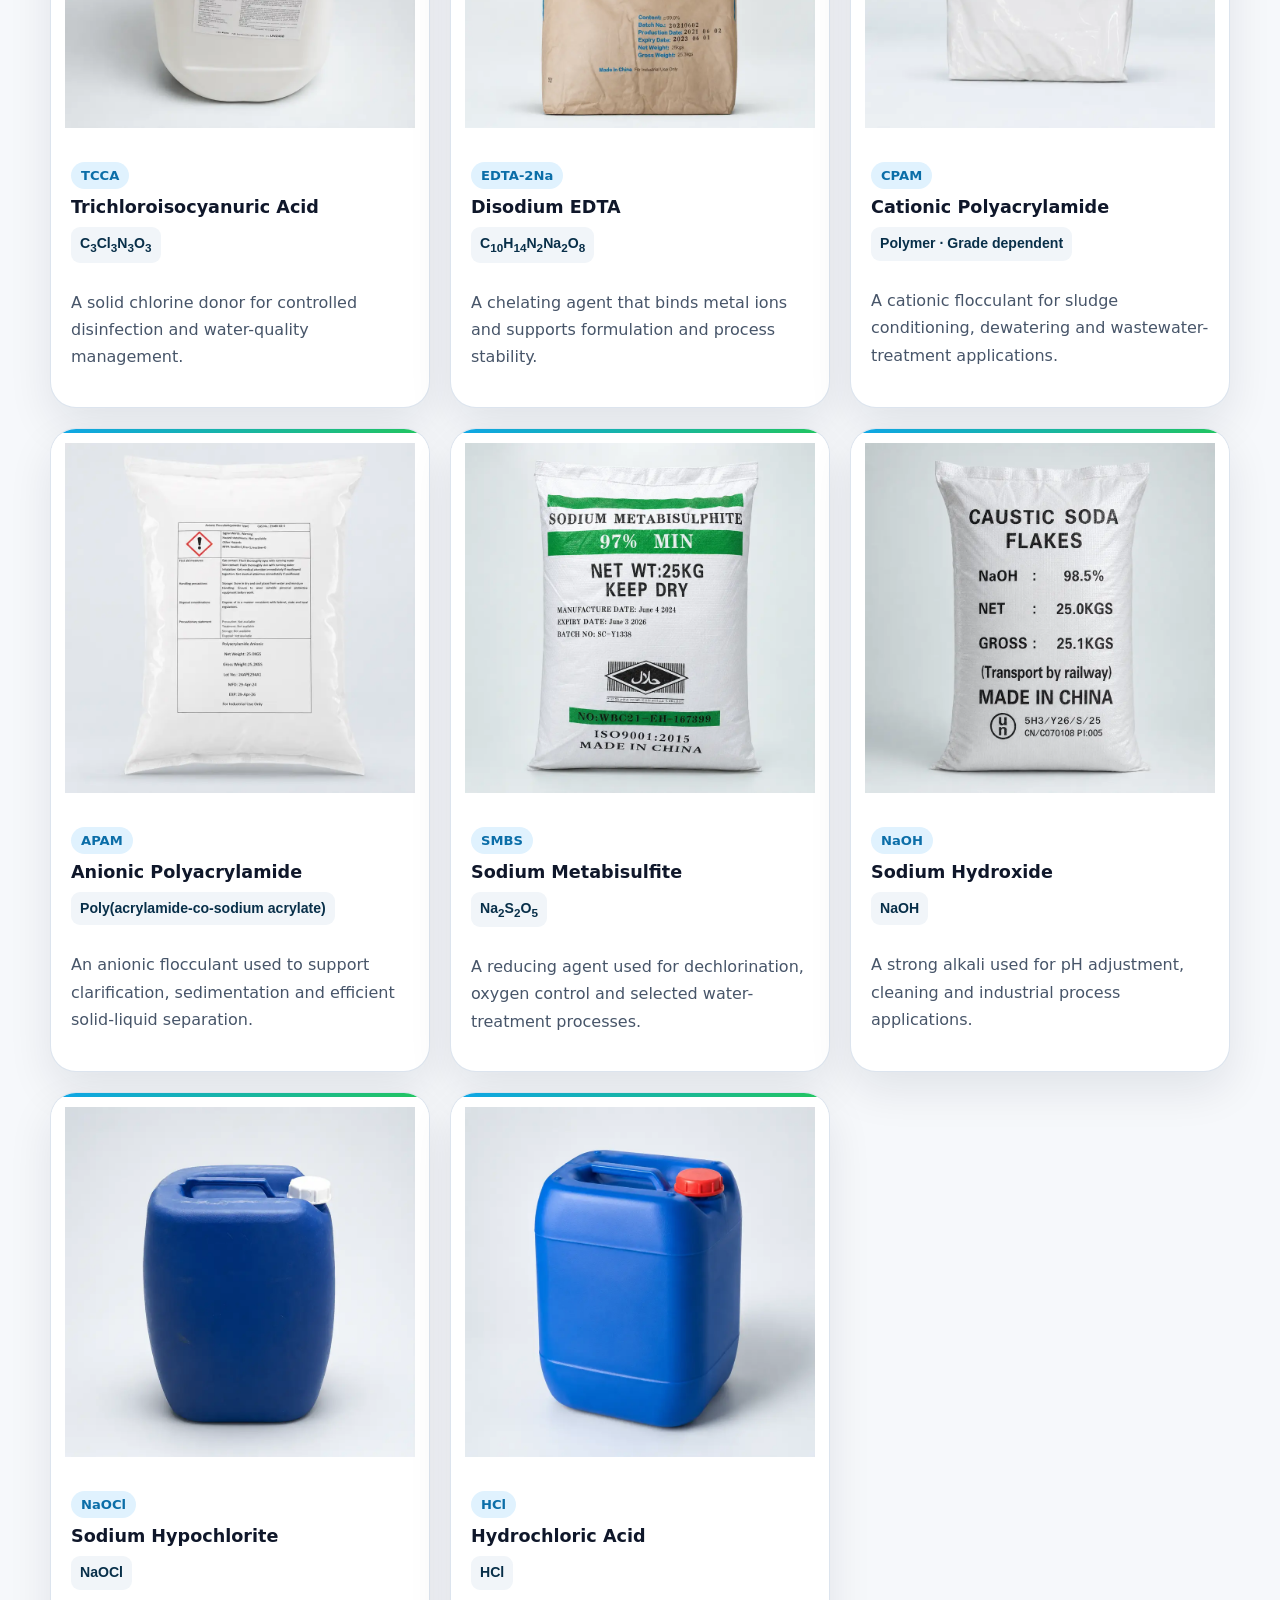
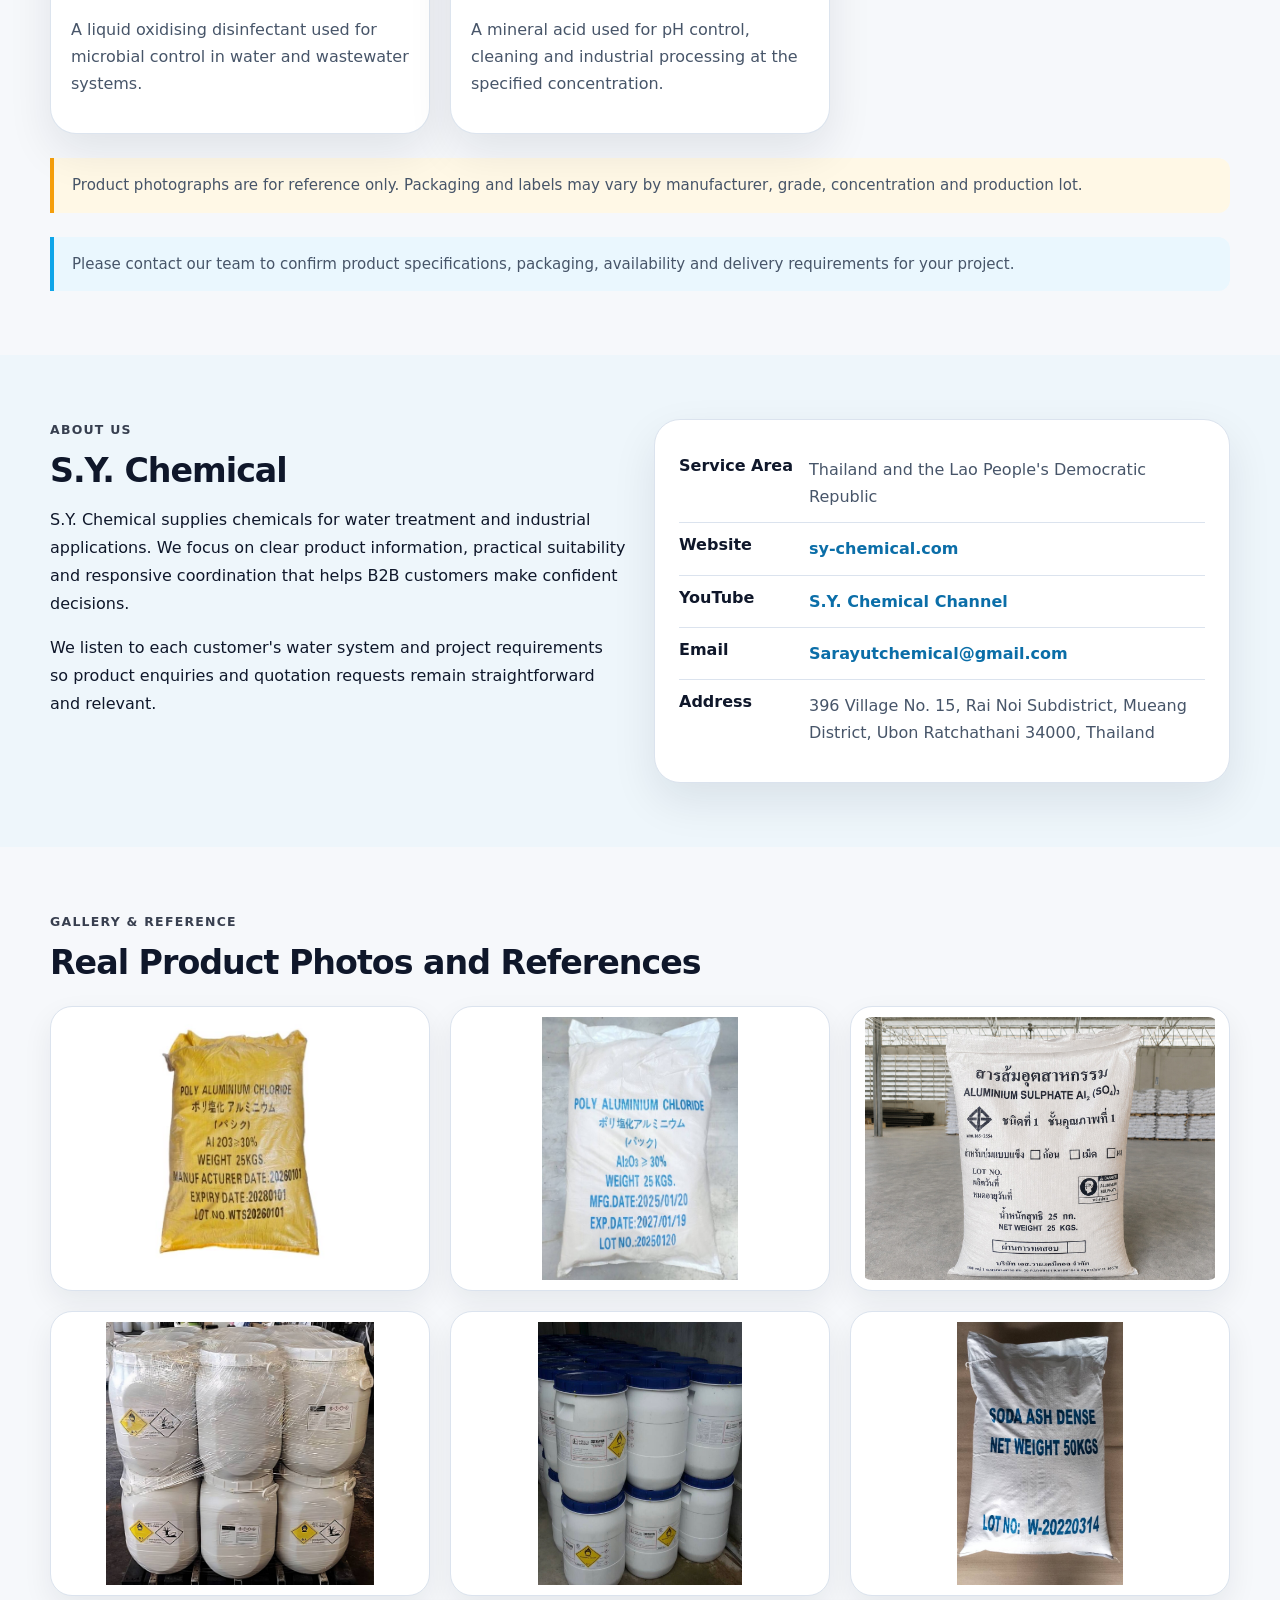
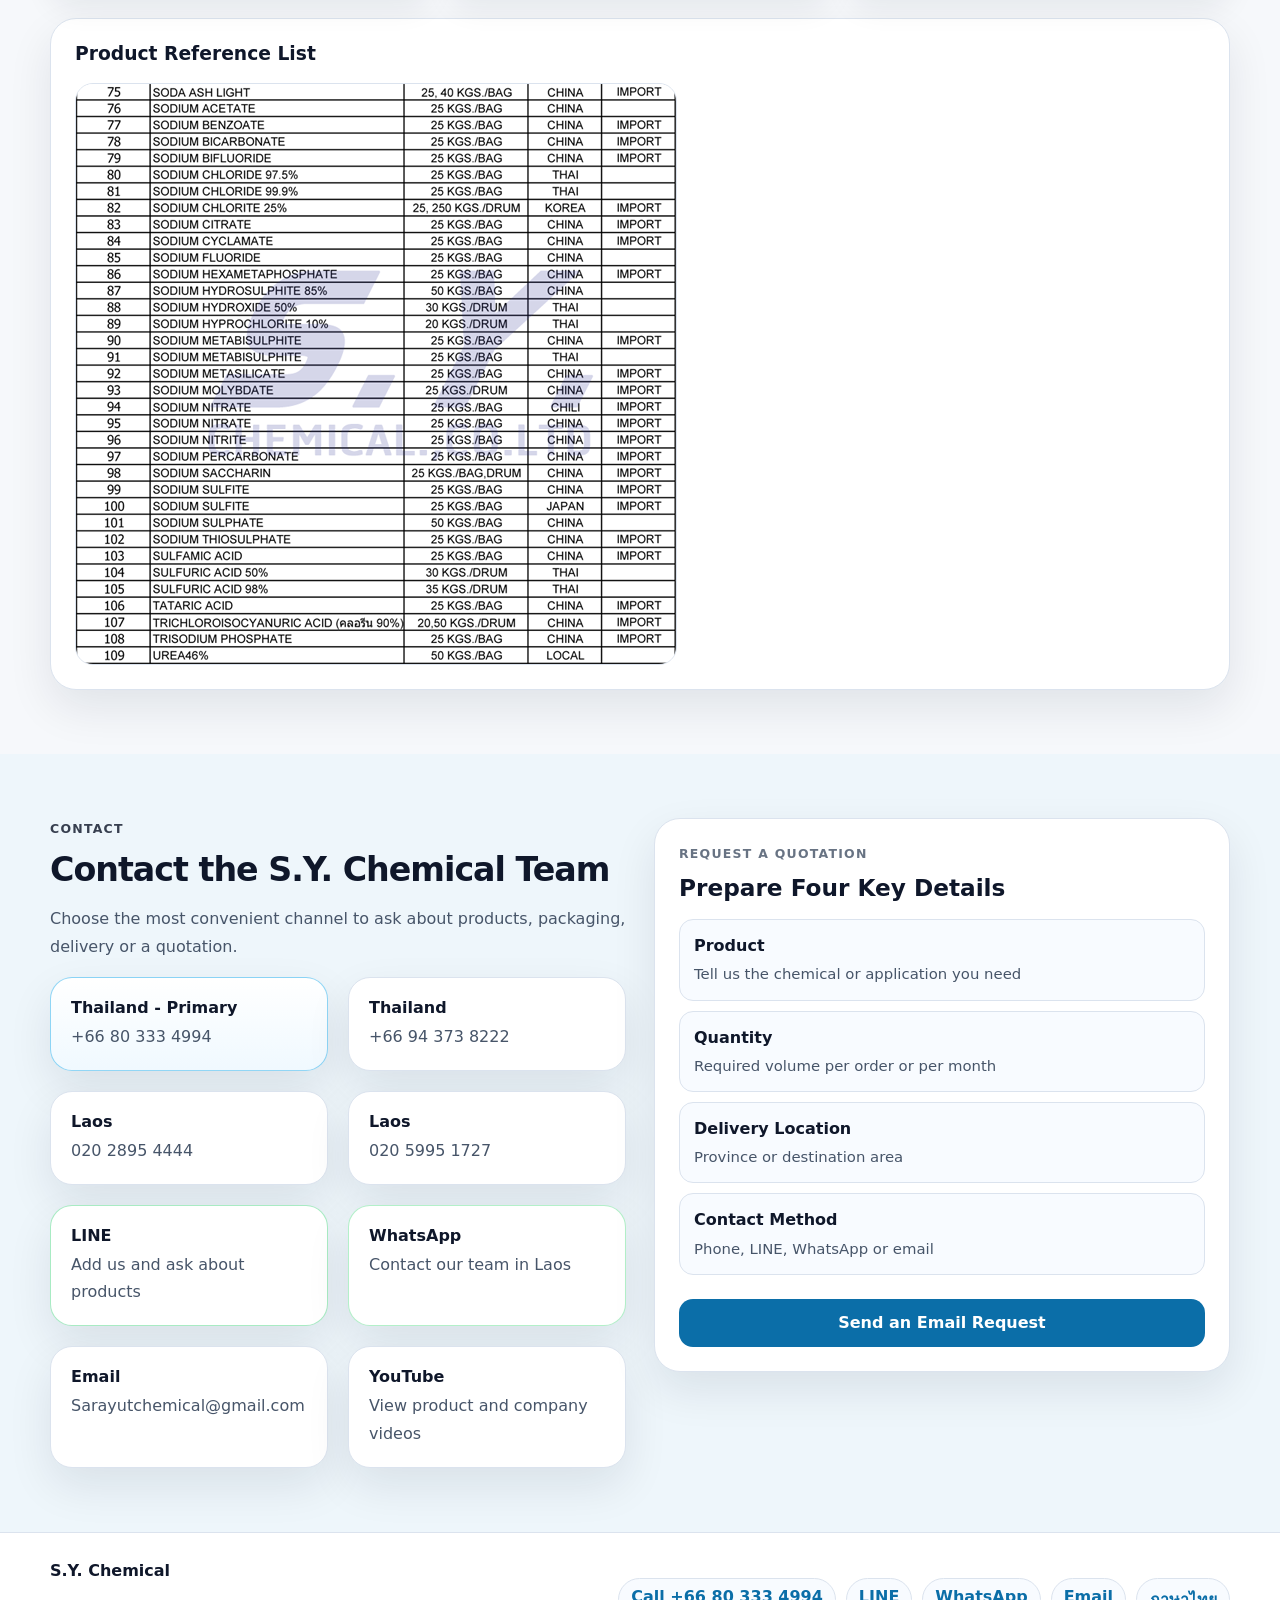
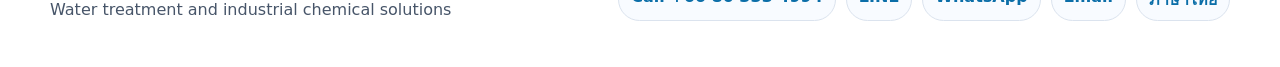
<file: en/index.html>
<!doctype html>
<html lang="en">
<head>
  <!-- Google Tag Manager -->
  <script>(function(w,d,s,l,i){w[l]=w[l]||[];w[l].push({'gtm.start':
  new Date().getTime(),event:'gtm.js'});var f=d.getElementsByTagName(s)[0],
  j=d.createElement(s),dl=l!='dataLayer'?'&l='+l:'';j.async=true;j.src=
  'https://www.googletagmanager.com/gtm.js?id='+i+dl;f.parentNode.insertBefore(j,f);
  })(window,document,'script','dataLayer','GTM-5QSMJF7D');</script>
  <!-- End Google Tag Manager -->
  <meta charset="utf-8" />
  <meta name="viewport" content="width=device-width, initial-scale=1" />
  <title>S.Y. Chemical | Water Treatment & Industrial Chemicals</title>
  <meta name="description" content="S.Y. Chemical supplies water treatment and industrial chemicals for B2B customers in Thailand and Laos. Contact our team for product information and quotations." />
  <link rel="canonical" href="https://sy-chemical.vercel.app/en/" />
  <link rel="alternate" hreflang="th" href="https://sy-chemical.vercel.app/" />
  <link rel="alternate" hreflang="en" href="https://sy-chemical.vercel.app/en/" />
  <link rel="alternate" hreflang="x-default" href="https://sy-chemical.vercel.app/" />
  <meta property="og:title" content="S.Y. Chemical | Water Treatment & Industrial Chemicals" />
  <meta property="og:description" content="Practical chemical solutions for waterworks, water treatment systems and industrial operations, with direct sales support." />
  <meta property="og:type" content="website" />
  <meta property="og:url" content="https://sy-chemical.vercel.app/en/" />
  <meta property="og:image" content="https://sy-chemical.vercel.app/images/logo.png" />
  <link rel="preload" as="image" href="../images/hero-water-treatment.webp" type="image/webp" />
  <link rel="stylesheet" href="../styles.css" />
</head>
<body>
  <!-- Google Tag Manager (noscript) -->
  <noscript><iframe src="https://www.googletagmanager.com/ns.html?id=GTM-5QSMJF7D"
  height="0" width="0" style="display:none;visibility:hidden"></iframe></noscript>
  <!-- End Google Tag Manager (noscript) -->
  <header class="topbar">
    <div class="wrap topbar-inner">
      <a class="brand" href="#home" aria-label="S.Y. Chemical home">
        <img src="../images/logo.png" alt="S.Y. Chemical logo" />
        <div><strong>S.Y. Chemical</strong><span>Water Treatment Chemical Solutions</span></div>
      </a>
      <div class="header-actions">
        <nav class="nav" aria-label="Main navigation">
          <a href="#products">Products</a>
          <a href="#about">About Us</a>
          <a href="#gallery">Gallery</a>
          <a href="#contact">Contact</a>
        </nav>
        <div class="language-switcher" aria-label="Choose language">
          <a href="/" lang="th">TH</a><span aria-hidden="true">|</span><a class="active" href="/en/" lang="en" aria-current="page">EN</a>
        </div>
      </div>
    </div>
  </header>

  <main id="home">
    <section class="hero">
      <div class="wrap hero-grid">
        <div class="hero-copy">
          <p class="hero-kicker"><span aria-hidden="true"></span> S.Y. Chemical</p>
          <h1>Water Treatment and<br />Industrial Chemicals</h1>
          <p class="lead">We supply chemicals for waterworks, water treatment and industrial facilities in Thailand and Lao PDR.</p>
          <div class="hero-actions" aria-label="Quick contact options">
            <a class="btn primary" href="#contact">Request a Quotation</a>
            <a class="btn line" href="https://line.me/ti/p/CYmRqcKsBF" target="_blank" rel="noopener noreferrer">LINE</a>
            <a class="btn whatsapp" href="https://wa.me/8562059951727?text=Hello%2C%20I%20would%20like%20to%20ask%20about%20S.Y.%20Chemical%20products%20and%20request%20more%20information." target="_blank" rel="noopener noreferrer">WhatsApp</a>
            <a class="btn ghost" href="tel:0803334994">Call +66 80 333 4994</a>
          </div>
        </div>
      </div>
    </section>

    <section class="trust-strip" aria-label="Why choose S.Y. Chemical">
      <div class="wrap trust-grid">
        <div class="trust-item"><strong>Real Products</strong><span>Actual packaging and inventory photos</span></div>
        <div class="trust-item"><strong>Direct Contact</strong><span>Phone, LINE, WhatsApp and email</span></div>
        <div class="trust-item"><strong>B2B Support</strong><span>For waterworks and industrial operations</span></div>
      </div>
    </section>

    <section class="section" id="products">
      <div class="wrap">
        <div class="section-head"><div><p class="eyebrow">Featured Products</p><h2>Our Main Products</h2></div><a class="btn small" href="#contact">Ask About a Product</a></div>
        <div class="product-grid">
          <article class="card"><img src="../images/pac-yellow.jpg" alt="PAC 30 percent yellow bag" /><div class="card-body"><span class="tag">PAC 30%</span><h3>PAC 30% - Yellow Bag</h3><p>Poly Aluminium Chloride used to support coagulation, reduce turbidity and improve water treatment performance.</p></div></article>
          <article class="card"><img src="../images/pac-white.jpg" alt="PAC 30 percent white bag" /><div class="card-body"><span class="tag">PAC 30%</span><h3>PAC 30% - White Bag</h3><p>PAC 30% in an alternative package, suitable for waterworks and general water treatment systems.</p></div></article>
          <article class="card"><img src="../images/alum-bag.jpg" alt="Aluminium Sulphate bag" /><div class="card-body"><span class="tag">Alum</span><h3>Aluminium Sulphate</h3><p>A coagulant used to support sedimentation, reduce turbidity and assist drinking-water and clean-water production.</p></div></article>
          <article class="card"><img src="../images/chlorine-pail.jpg" alt="Chlorine products in pail packaging" /><div class="card-body"><span class="tag">Chlorine</span><h3>Chlorine - Pail Packaging</h3><p>Chlorine and disinfection chemicals in pail packaging for water quality management and industrial applications.</p></div></article>
          <article class="card"><img src="../images/chlorine-drum.jpg" alt="Chlorine drum inventory" /><div class="card-body"><span class="tag">Chlorine</span><h3>Chlorine - Drum Stock</h3><p>Actual drum inventory for customers who need real product references when requesting a quotation.</p></div></article>
          <article class="card"><img src="../images/soda-ash.jpg" alt="Soda Ash Dense product" /><div class="card-body"><span class="tag">Soda Ash</span><h3>Soda Ash Dense</h3><p>An industrial chemical used in water conditioning and other industrial processes as appropriate for each application.</p></div></article>
        </div>
        <div class="catalog-heading">
          <p class="eyebrow">Expanded Product Range</p>
          <h2>Additional Industrial &amp; Water Treatment Chemicals</h2>
          <p>Chemicals for water treatment, wastewater treatment, disinfection, water conditioning and industrial processes. Please confirm grade, concentration and packaging before ordering.</p>
        </div>
        <div class="product-grid expanded-products">
          <article class="card new-product"><img src="../images/sodium-trimetaphosphate.webp" alt="Sodium Trimetaphosphate product" /><div class="card-body"><span class="tag">STMP</span><h3>Sodium Trimetaphosphate</h3><p class="formula">Na<sub>3</sub>P<sub>3</sub>O<sub>9</sub></p><p>A phosphate used in water conditioning, cleaning formulations and selected industrial processes.</p></div></article>
          <article class="card new-product"><img src="../images/sodium-tripolyphosphate.webp" alt="Sodium Tripolyphosphate product" /><div class="card-body"><span class="tag">STPP</span><h3>Sodium Tripolyphosphate</h3><p class="formula">Na<sub>5</sub>P<sub>3</sub>O<sub>10</sub></p><p>A builder and sequestrant used in detergents, water conditioning and industrial applications.</p></div></article>
          <article class="card new-product"><img src="../images/polyaluminium-chloride.webp" alt="Polyaluminium Chloride product" /><div class="card-body"><span class="tag">PAC</span><h3>Polyaluminium Chloride</h3><p class="formula">[Al<sub>2</sub>(OH)<sub>n</sub>Cl<sub>6-n</sub>]<sub>m</sub></p><p>A coagulant used to reduce turbidity, separate suspended solids and improve water-treatment performance.</p></div></article>
          <article class="card new-product"><img src="../images/tcca.webp" alt="Trichloroisocyanuric Acid TCCA product" /><div class="card-body"><span class="tag">TCCA</span><h3>Trichloroisocyanuric Acid</h3><p class="formula">C<sub>3</sub>Cl<sub>3</sub>N<sub>3</sub>O<sub>3</sub></p><p>A solid chlorine donor for controlled disinfection and water-quality management.</p></div></article>
          <article class="card new-product"><img src="../images/disodium-edta.webp" alt="Disodium EDTA product" /><div class="card-body"><span class="tag">EDTA-2Na</span><h3>Disodium EDTA</h3><p class="formula">C<sub>10</sub>H<sub>14</sub>N<sub>2</sub>Na<sub>2</sub>O<sub>8</sub></p><p>A chelating agent that binds metal ions and supports formulation and process stability.</p></div></article>
          <article class="card new-product"><img src="../images/cpam.webp" alt="Cationic Polyacrylamide CPAM product" /><div class="card-body"><span class="tag">CPAM</span><h3>Cationic Polyacrylamide</h3><p class="formula">Polymer · Grade dependent</p><p>A cationic flocculant for sludge conditioning, dewatering and wastewater-treatment applications.</p></div></article>
          <article class="card new-product"><img src="../images/apam.webp" alt="Anionic Polyacrylamide APAM product" /><div class="card-body"><span class="tag">APAM</span><h3>Anionic Polyacrylamide</h3><p class="formula">Poly(acrylamide-co-sodium acrylate)</p><p>An anionic flocculant used to support clarification, sedimentation and efficient solid-liquid separation.</p></div></article>
          <article class="card new-product"><img src="../images/sodium-metabisulfite.webp" alt="Sodium Metabisulfite product" /><div class="card-body"><span class="tag">SMBS</span><h3>Sodium Metabisulfite</h3><p class="formula">Na<sub>2</sub>S<sub>2</sub>O<sub>5</sub></p><p>A reducing agent used for dechlorination, oxygen control and selected water-treatment processes.</p></div></article>
          <article class="card new-product"><img src="../images/sodium-hydroxide.webp" alt="Sodium Hydroxide caustic soda product" /><div class="card-body"><span class="tag">NaOH</span><h3>Sodium Hydroxide</h3><p class="formula">NaOH</p><p>A strong alkali used for pH adjustment, cleaning and industrial process applications.</p></div></article>
          <article class="card new-product"><img src="../images/sodium-hypochlorite.webp" alt="Sodium Hypochlorite liquid chlorine product" /><div class="card-body"><span class="tag">NaOCl</span><h3>Sodium Hypochlorite</h3><p class="formula">NaOCl</p><p>A liquid oxidising disinfectant used for microbial control in water and wastewater systems.</p></div></article>
          <article class="card new-product"><img src="../images/hydrochloric-acid.webp" alt="Hydrochloric Acid product" /><div class="card-body"><span class="tag">HCl</span><h3>Hydrochloric Acid</h3><p class="formula">HCl</p><p>A mineral acid used for pH control, cleaning and industrial processing at the specified concentration.</p></div></article>
        </div>
        <p class="product-note reference-note">Product photographs are for reference only. Packaging and labels may vary by manufacturer, grade, concentration and production lot.</p>
        <p class="product-note">Please contact our team to confirm product specifications, packaging, availability and delivery requirements for your project.</p>
      </div>
    </section>

    <section class="section alt" id="about">
      <div class="wrap two-col">
        <div>
          <p class="eyebrow">About Us</p><h2>S.Y. Chemical</h2>
          <p>S.Y. Chemical supplies chemicals for water treatment and industrial applications. We focus on clear product information, practical suitability and responsive coordination that helps B2B customers make confident decisions.</p>
          <p>We listen to each customer's water system and project requirements so product enquiries and quotation requests remain straightforward and relevant.</p>
        </div>
        <div class="info-list">
          <div><strong>Service Area</strong><span>Thailand and the Lao People's Democratic Republic</span></div>
          <div><strong>Website</strong><span><a href="https://sy-chemical.com/?name=contact" target="_blank" rel="noopener noreferrer">sy-chemical.com</a></span></div>
          <div><strong>YouTube</strong><span><a href="https://www.youtube.com/@s.y.chemical3728/videos" target="_blank" rel="noopener noreferrer">S.Y. Chemical Channel</a></span></div>
          <div><strong>Email</strong><span><a href="mailto:Sarayutchemical@gmail.com">Sarayutchemical@gmail.com</a></span></div>
          <div><strong>Address</strong><span>396 Village No. 15, Rai Noi Subdistrict, Mueang District, Ubon Ratchathani 34000, Thailand</span></div>
        </div>
      </div>
    </section>

    <section class="section" id="gallery">
      <div class="wrap">
        <div class="section-head"><div><p class="eyebrow">Gallery & Reference</p><h2>Real Product Photos and References</h2></div></div>
        <div class="gallery-grid">
          <img src="../images/pac-yellow.jpg" alt="PAC 30 percent yellow bag" /><img src="../images/pac-white.jpg" alt="PAC 30 percent white bag" /><img src="../images/alum-bag.jpg" alt="Aluminium Sulphate bag" /><img src="../images/chlorine-pail.jpg" alt="Chlorine pail packaging" /><img src="../images/chlorine-drum.jpg" alt="Chlorine drum inventory" /><img src="../images/soda-ash.jpg" alt="Soda Ash Dense" />
        </div>
        <div class="inventory-panel"><h3>Product Reference List</h3><img src="../images/inventory-list.png" alt="S.Y. Chemical product reference list" /></div>
      </div>
    </section>

    <section class="section alt" id="contact">
      <div class="wrap two-col">
        <div>
          <p class="eyebrow">Contact</p><h2>Contact the S.Y. Chemical Team</h2>
          <p class="section-intro">Choose the most convenient channel to ask about products, packaging, delivery or a quotation.</p>
          <div class="cta-grid">
            <a class="contact-card primary-contact" href="tel:0803334994"><strong>Thailand - Primary</strong><span>+66 80 333 4994</span></a>
            <a class="contact-card" href="tel:0943738222"><strong>Thailand</strong><span>+66 94 373 8222</span></a>
            <a class="contact-card" href="tel:02028954444"><strong>Laos</strong><span>020 2895 4444</span></a>
            <a class="contact-card" href="tel:02059951727"><strong>Laos</strong><span>020 5995 1727</span></a>
            <a class="contact-card contact-line" href="https://line.me/ti/p/CYmRqcKsBF" target="_blank" rel="noopener noreferrer"><strong>LINE</strong><span>Add us and ask about products</span></a>
            <a class="contact-card contact-whatsapp" href="https://wa.me/8562059951727?text=Hello%2C%20I%20would%20like%20to%20ask%20about%20S.Y.%20Chemical%20products%20and%20request%20more%20information." target="_blank" rel="noopener noreferrer"><strong>WhatsApp</strong><span>Contact our team in Laos</span></a>
            <a class="contact-card" href="mailto:Sarayutchemical@gmail.com?subject=S.Y.%20Chemical%20Product%20and%20Quotation%20Enquiry"><strong>Email</strong><span>Sarayutchemical@gmail.com</span></a>
            <a class="contact-card" href="https://www.youtube.com/@s.y.chemical3728/videos" target="_blank" rel="noopener noreferrer"><strong>YouTube</strong><span>View product and company videos</span></a>
          </div>
        </div>
        <aside class="quote-box" aria-label="Information for a quotation request">
          <p class="eyebrow">Request a Quotation</p><h3>Prepare Four Key Details</h3>
          <ul class="quote-checklist">
            <li><strong>Product</strong><span>Tell us the chemical or application you need</span></li>
            <li><strong>Quantity</strong><span>Required volume per order or per month</span></li>
            <li><strong>Delivery Location</strong><span>Province or destination area</span></li>
            <li><strong>Contact Method</strong><span>Phone, LINE, WhatsApp or email</span></li>
          </ul>
          <a class="btn quote-cta" href="mailto:Sarayutchemical@gmail.com?subject=S.Y.%20Chemical%20Quotation%20Request">Send an Email Request</a>
        </aside>
      </div>
    </section>
  </main>

  <footer class="footer">
    <div class="wrap footer-inner">
      <div><strong>S.Y. Chemical</strong><p>Water treatment and industrial chemical solutions</p></div>
      <div class="footer-links" aria-label="S.Y. Chemical contact channels">
        <a href="tel:0803334994">Call +66 80 333 4994</a><a href="https://line.me/ti/p/CYmRqcKsBF" target="_blank" rel="noopener noreferrer">LINE</a><a href="https://wa.me/8562059951727" target="_blank" rel="noopener noreferrer">WhatsApp</a><a href="mailto:Sarayutchemical@gmail.com">Email</a><a href="/" lang="th">ภาษาไทย</a>
      </div>
    </div>
  </footer>

  <div class="mobile-contact-bar" aria-label="Quick mobile contact">
    <a href="tel:0803334994" aria-label="Call S.Y. Chemical Thailand at +66 80 333 4994">Call</a><a class="line" href="https://line.me/ti/p/CYmRqcKsBF" target="_blank" rel="noopener noreferrer" aria-label="Contact S.Y. Chemical on LINE">LINE</a><a class="whatsapp" href="https://wa.me/8562059951727" target="_blank" rel="noopener noreferrer" aria-label="Contact S.Y. Chemical on WhatsApp">WhatsApp</a>
  </div>
</body>
</html>
</file>
<file: styles.css>
:root {
  --bg: #f6f8fb;
  --card: #ffffff;
  --text: #0f172a;
  --muted: #475569;
  --line: #dbe3ee;
  --brand: #0ea5e9;
  --brand-dark: #0b6ea8;
  --brand-deep: #082f49;
  --line-green: #06c755;
  --whatsapp-green: #25d366;
  --shadow: 0 18px 45px rgba(15, 23, 42, .09);
}
* { box-sizing: border-box; }
html { scroll-behavior: smooth; }
body { margin: 0; font-family: system-ui, -apple-system, BlinkMacSystemFont, "Segoe UI", sans-serif; color: var(--text); background: var(--bg); }
img { max-width: 100%; display: block; }
a { color: inherit; text-decoration: none; }
a:focus-visible, .btn:focus-visible, .contact-card:focus-visible, .mobile-contact-bar a:focus-visible, .language-switcher a:focus-visible { outline: 3px solid rgba(14, 165, 233, .65); outline-offset: 3px; }
.wrap { width: min(1180px, calc(100% - 32px)); margin: 0 auto; }
.topbar { position: sticky; top: 0; z-index: 10; background: rgba(255,255,255,.94); backdrop-filter: blur(14px); border-bottom: 1px solid rgba(219, 227, 238, .9); }
.topbar-inner { display: flex; align-items: center; justify-content: space-between; gap: 18px; padding: 12px 0; }
.brand { display: flex; align-items: center; gap: 12px; flex: 0 0 auto; }
.brand img { width: 42px; height: 42px; border-radius: 12px; object-fit: contain; background: #fff; }
.brand strong { display: block; font-size: 1.05rem; }
.brand span { color: var(--muted); font-size: .92rem; }
.header-actions { display: flex; align-items: center; justify-content: flex-end; gap: 12px; }
.nav { display: flex; gap: 6px; flex-wrap: wrap; justify-content: flex-end; }
.nav a { color: var(--muted); font-weight: 700; padding: 9px 11px; border-radius: 999px; transition: color .2s ease, background .2s ease; }
.nav a:hover { color: var(--brand-dark); background: #e0f2fe; }
.language-switcher { display: inline-flex; align-items: center; gap: 7px; min-height: 42px; padding: 6px 10px; border: 1px solid var(--line); border-radius: 999px; background: #fff; color: #94a3b8; font-size: .83rem; font-weight: 900; white-space: nowrap; }
.language-switcher a { color: var(--muted); padding: 4px; border-radius: 6px; }
.language-switcher a.active, .language-switcher a:hover { color: var(--brand-dark); }
.hero {
  position: relative;
  isolation: isolate;
  display: grid;
  align-items: center;
  min-height: clamp(490px, 65vh, 640px);
  padding: 72px 0 94px;
  background: #071f32;
  color: #fff;
}
.hero::before {
  content: "";
  position: absolute;
  inset: 0 0 0 26%;
  z-index: -1;
  background: linear-gradient(90deg, #071f32, rgba(7, 31, 50, .76) 27%, rgba(7, 31, 50, .08) 70%),
    url("images/hero-water-treatment.webp") 72% center / cover no-repeat;
}
.hero-grid { display: grid; grid-template-columns: minmax(0, 610px); }
.hero-kicker {
  display: flex;
  align-items: center;
  gap: 10px;
  margin: 0 0 14px;
  color: #a9e6ee;
  font-size: .85rem;
  font-weight: 700;
  letter-spacing: .08em;
}
.hero-kicker span { width: 24px; height: 2px; background: #73d4df; }
.eyebrow { margin: 0 0 10px; text-transform: uppercase; letter-spacing: .1em; font-size: .78rem; opacity: .82; font-weight: 800; }
.hero h1 {
  margin: 0 0 16px;
  font-size: clamp(1.85rem, 4.2vw, 3.5rem);
  font-weight: 700;
  line-height: 1.24;
}
.hero .lead { margin: 0; max-width: 440px; color: #d8e7ef; font-size: clamp(1rem, 1.4vw, 1.125rem); line-height: 1.75; }
.hero-actions { display: flex; flex-wrap: wrap; gap: 8px; margin-top: 24px; }
.hero-actions .btn { padding: 10px 13px; border-radius: 10px; font-size: .93rem; }
.hero-actions .btn:is(.line, .whatsapp) { background: rgba(7, 31, 50, .82); border-color: #6894a5; color: #dbf9eb; }
.hero-actions .btn:is(.line, .whatsapp):hover { background: #16483f; }
.btn { display: inline-flex; align-items: center; justify-content: center; min-height: 48px; padding: 12px 18px; border-radius: 14px; font-weight: 800; border: 1px solid transparent; transition: transform .2s ease, box-shadow .2s ease, background .2s ease, border-color .2s ease; }
.btn:hover { transform: translateY(-2px); box-shadow: 0 12px 24px rgba(15, 23, 42, .16); }
.btn.primary { background: #fff; color: #0c4a6e; }
.btn.line { background: var(--line-green); color: #fff; }
.btn.whatsapp { background: var(--whatsapp-green); color: #063b1f; }
.btn.ghost, .btn.small { background: rgba(255,255,255,.08); border-color: rgba(255,255,255,.38); color: inherit; }
.btn.small { color: var(--brand-dark); border-color: var(--line); background: #fff; }
.trust-strip { position: relative; z-index: 2; margin-top: -36px; background: transparent; }
.trust-grid { display: grid; grid-template-columns: repeat(3, 1fr); overflow: hidden; background: #fff; border: 1px solid rgba(219, 227, 238, .9); border-radius: 24px; box-shadow: 0 20px 50px rgba(4, 36, 58, .15); }
.trust-item { display: grid; gap: 4px; padding: 22px clamp(16px, 3vw, 34px); border-right: 1px solid var(--line); }
.trust-item:last-child { border-right: 0; }
.trust-item strong { color: var(--brand-dark); }
.trust-item span { color: var(--muted); font-size: .92rem; }
.section { padding: 64px 0; scroll-margin-top: 92px; }
.section.alt { background: #eef6fb; }
.section-head { display: flex; align-items: end; justify-content: space-between; gap: 18px; margin-bottom: 24px; }
.section h2 { margin: 0; font-size: clamp(1.65rem, 2.6vw, 2.5rem); letter-spacing: -.03em; }
.section p { line-height: 1.75; }
.section-intro { color: var(--muted); max-width: 68ch; }
.product-grid, .gallery-grid, .cta-grid { display: grid; gap: 20px; }
.product-grid, .gallery-grid { grid-template-columns: repeat(3, minmax(0, 1fr)); }
.cta-grid { grid-template-columns: repeat(2, minmax(0, 1fr)); }
.card, .inventory-panel, .quote-box, .contact-card, .info-list { box-shadow: var(--shadow); }
.card { background: var(--card); border: 1px solid rgba(219, 227, 238, .95); border-radius: 26px; overflow: hidden; transition: transform .2s ease, box-shadow .2s ease, border-color .2s ease; }
.card:hover { transform: translateY(-4px); box-shadow: 0 22px 52px rgba(15, 23, 42, .13); border-color: rgba(14, 165, 233, .35); }
.card img { width: 100%; aspect-ratio: 4 / 3; object-fit: contain; background: #fff; padding: 10px; }
.card-body { padding: 20px; }
.tag { display: inline-block; padding: 6px 10px; border-radius: 999px; background: #e0f2fe; color: var(--brand-dark); font-size: .82rem; font-weight: 800; margin-bottom: 8px; }
.card h3 { margin: 0 0 10px; font-size: 1.1rem; }
.card p, .product-note, .quote-box p, .info-list span, .quote-box li, .contact-card span, .footer p { color: var(--muted); line-height: 1.7; }
.product-note { margin: 24px 0 0; padding: 14px 18px; border-left: 4px solid var(--brand); background: #eaf7fe; border-radius: 0 12px 12px 0; font-size: .94rem; }
.catalog-heading { margin: 58px 0 24px; padding-top: 38px; border-top: 1px solid var(--line); }
.catalog-heading h2 { margin-bottom: 12px; }
.catalog-heading > p:last-child { max-width: 78ch; margin: 0; color: var(--muted); }
.expanded-products .card { position: relative; }
.expanded-products .card::before { content: ""; position: absolute; inset: 0 0 auto; height: 4px; z-index: 1; background: linear-gradient(90deg, var(--brand), #22c55e); }
.expanded-products .card img { aspect-ratio: 1 / 1; padding: 14px; }
.thai-name { margin: -3px 0 10px; color: var(--brand-dark) !important; font-weight: 750; }
.formula { display: inline-block; margin: 0 0 10px !important; padding: 5px 9px; border-radius: 9px; background: #f1f5f9; color: var(--brand-deep) !important; font-family: "Segoe UI", Arial, sans-serif; font-size: .88rem; font-weight: 800; overflow-wrap: anywhere; }
.reference-note { border-left-color: #f59e0b; background: #fff8e6; }
.two-col { display: grid; grid-template-columns: 1fr 1fr; gap: 28px; align-items: start; }
.info-list, .quote-box, .inventory-panel { background: var(--card); border: 1px solid var(--line); border-radius: 26px; padding: 24px; }
.info-list div { display: grid; grid-template-columns: 120px 1fr; gap: 10px; padding: 12px 0; border-bottom: 1px solid var(--line); }
.info-list div:last-child { border-bottom: 0; }
.info-list a { color: var(--brand-dark); font-weight: 700; }
.inventory-panel { margin-top: 22px; }
.inventory-panel h3 { margin-top: 0; }
.inventory-panel img { border-radius: 18px; border: 1px solid var(--line); background: #fff; }
.gallery-grid img { width: 100%; aspect-ratio: 4 / 3; object-fit: contain; border-radius: 22px; border: 1px solid var(--line); background: #fff; padding: 10px; box-shadow: 0 12px 30px rgba(15, 23, 42, .07); }
.contact-card { background: var(--card); border: 1px solid var(--line); border-radius: 22px; padding: 20px; overflow-wrap: anywhere; transition: transform .2s ease, box-shadow .2s ease, border-color .2s ease; }
.contact-card:hover { transform: translateY(-3px); border-color: rgba(14, 165, 233, .4); box-shadow: 0 18px 42px rgba(15, 23, 42, .12); }
.contact-card strong { display: block; margin-bottom: 6px; }
.primary-contact { border-color: rgba(14, 165, 233, .45); background: linear-gradient(180deg, #fff, #f0f9ff); }
.contact-line { border-color: rgba(6, 199, 85, .35); }
.contact-whatsapp { border-color: rgba(37, 211, 102, .35); }
.quote-box h3 { margin: 0 0 14px; font-size: 1.45rem; }
.quote-checklist { list-style: none; padding: 0; margin: 18px 0 24px; display: grid; gap: 10px; }
.quote-checklist li { display: grid; gap: 3px; padding: 12px 14px; background: #f8fbff; border: 1px solid var(--line); border-radius: 14px; }
.quote-checklist strong { color: var(--text); }
.quote-checklist span { font-size: .93rem; }
.quote-cta { width: 100%; background: var(--brand-dark); color: #fff; }
.footer { padding: 28px 0; border-top: 1px solid var(--line); background: #fff; }
.footer-inner { display: flex; justify-content: space-between; gap: 18px; align-items: center; }
.footer-links { display: flex; gap: 10px; flex-wrap: wrap; justify-content: flex-end; }
.footer-links a { color: var(--brand-dark); font-weight: 800; border: 1px solid var(--line); border-radius: 999px; padding: 8px 12px; background: #f8fbff; }
.mobile-contact-bar { display: none; }
@media (max-width: 980px) {
  .topbar-inner { align-items: flex-start; }
  .header-actions { align-items: flex-end; flex-direction: column-reverse; }
}
@media (max-width: 900px) {
  body { padding-bottom: 84px; }
  .hero { min-height: 460px; padding: 56px 0 76px; }
  .hero::before { left: 14%; background-position: 76% center; }
  .hero-grid, .two-col, .product-grid, .gallery-grid, .cta-grid { grid-template-columns: 1fr; }
  .trust-grid { grid-template-columns: 1fr; }
  .trust-item { padding: 17px 20px; border-right: 0; border-bottom: 1px solid var(--line); }
  .trust-item:last-child { border-bottom: 0; }
  .topbar-inner, .section-head, .footer-inner { flex-direction: column; align-items: flex-start; }
  .header-actions { width: 100%; align-items: flex-start; flex-direction: column-reverse; }
  .nav { width: 100%; justify-content: flex-start; }
  .footer { padding-bottom: 104px; }
  .footer-links { justify-content: flex-start; }
  .mobile-contact-bar { position: fixed; left: 12px; right: 12px; bottom: 12px; z-index: 20; display: grid; grid-template-columns: repeat(3, 1fr); gap: 8px; padding: 10px; border: 1px solid rgba(219, 227, 238, .9); border-radius: 20px; background: rgba(255, 255, 255, .94); box-shadow: 0 16px 42px rgba(15, 23, 42, .2); backdrop-filter: blur(14px); }
  .mobile-contact-bar a { min-height: 46px; display: inline-flex; align-items: center; justify-content: center; border-radius: 14px; background: var(--brand-dark); color: #fff; font-weight: 900; }
  .mobile-contact-bar a.line { background: var(--line-green); }
  .mobile-contact-bar a.whatsapp { background: var(--whatsapp-green); color: #063b1f; }
}
@media (max-width: 560px) {
  .wrap { width: min(100% - 24px, 1180px); }
  .brand span { display: none; }
  .brand img { width: 38px; height: 38px; }
  .nav { gap: 2px; }
  .nav a { padding: 8px 7px; font-size: .88rem; }
  .info-list div { grid-template-columns: 1fr; gap: 4px; }
  .hero { min-height: 0; padding: clamp(148px, 46vw, 235px) 0 52px; }
  .hero::before {
    inset: 0 0 auto;
    height: clamp(170px, 51vw, 258px);
    background: linear-gradient(0deg, #071f32 0%, rgba(7, 31, 50, .8) 13%, transparent 42%),
      url("images/hero-water-treatment.webp") 82% center / cover no-repeat;
  }
  .hero-actions { display: grid; grid-template-columns: repeat(2, minmax(0, 1fr)); }
  .trust-strip { margin-top: -24px; }
  .section { padding: 48px 0; }
}
</file>
